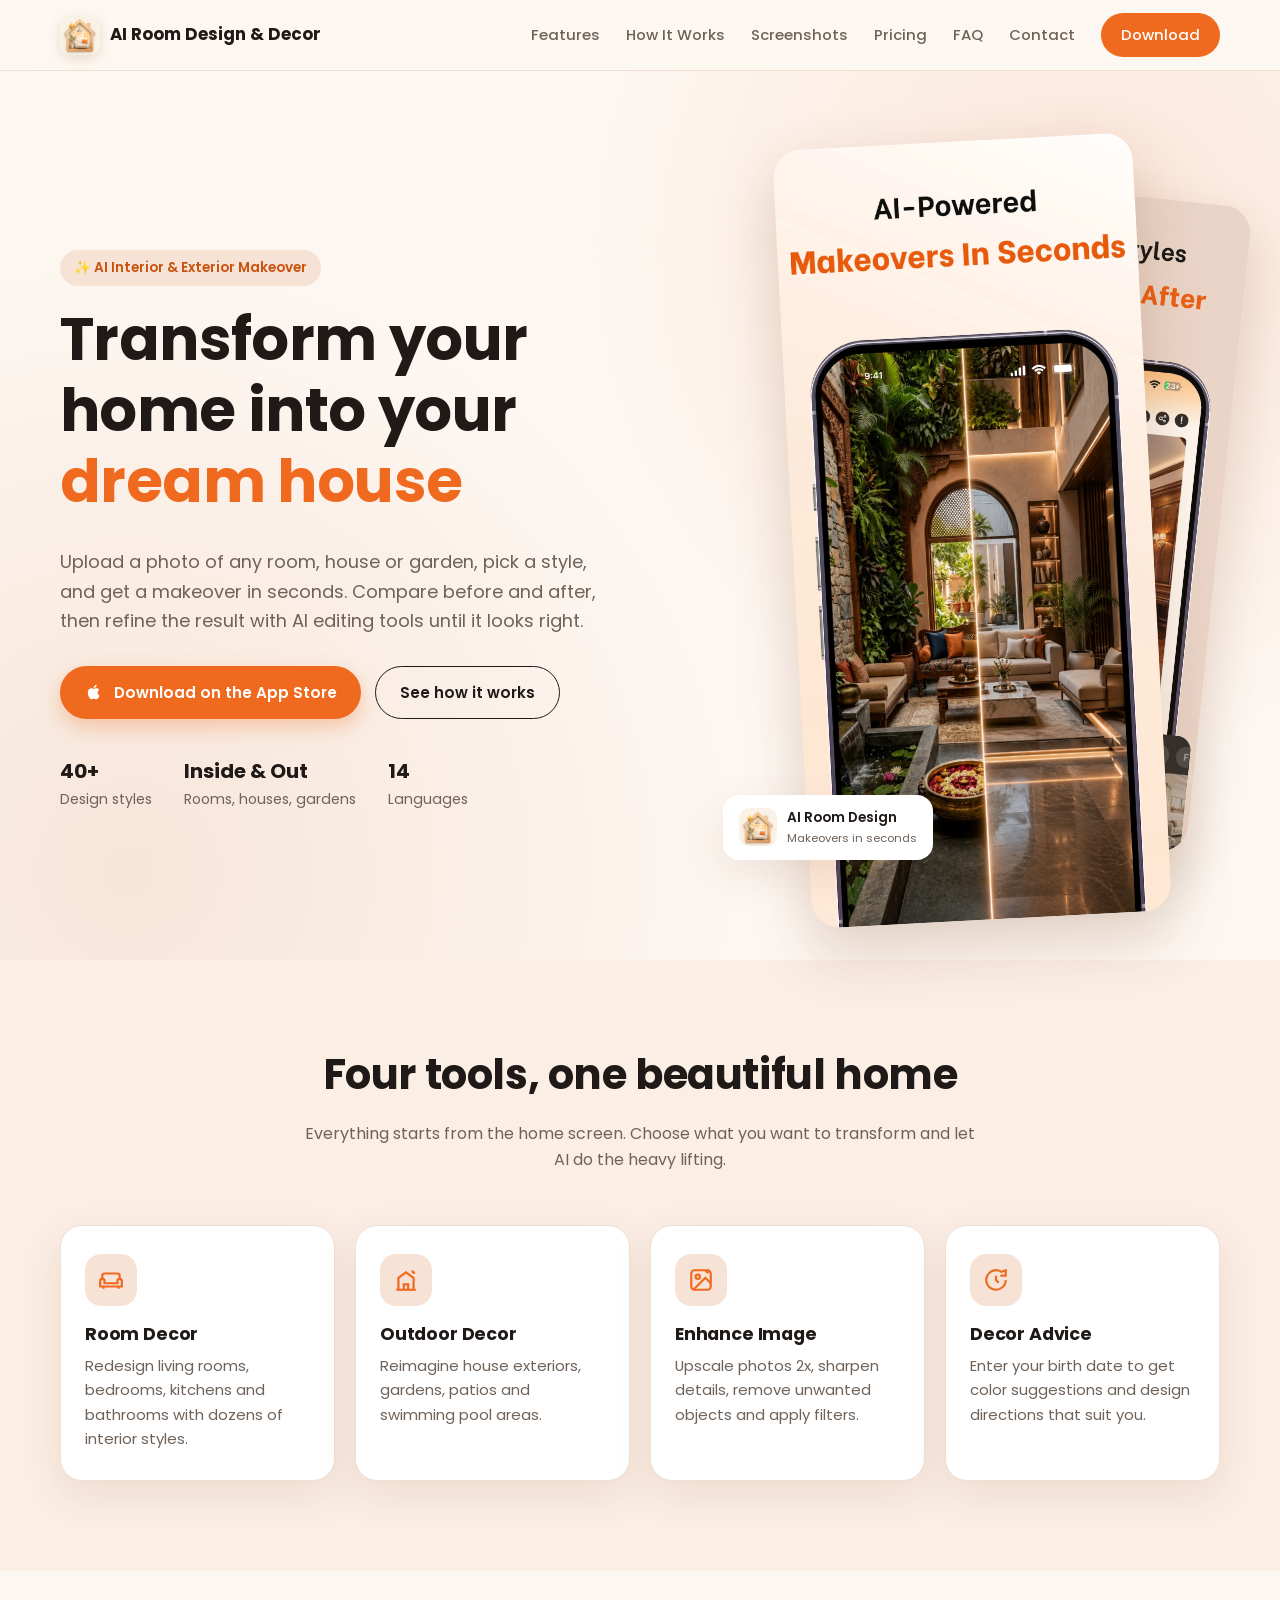
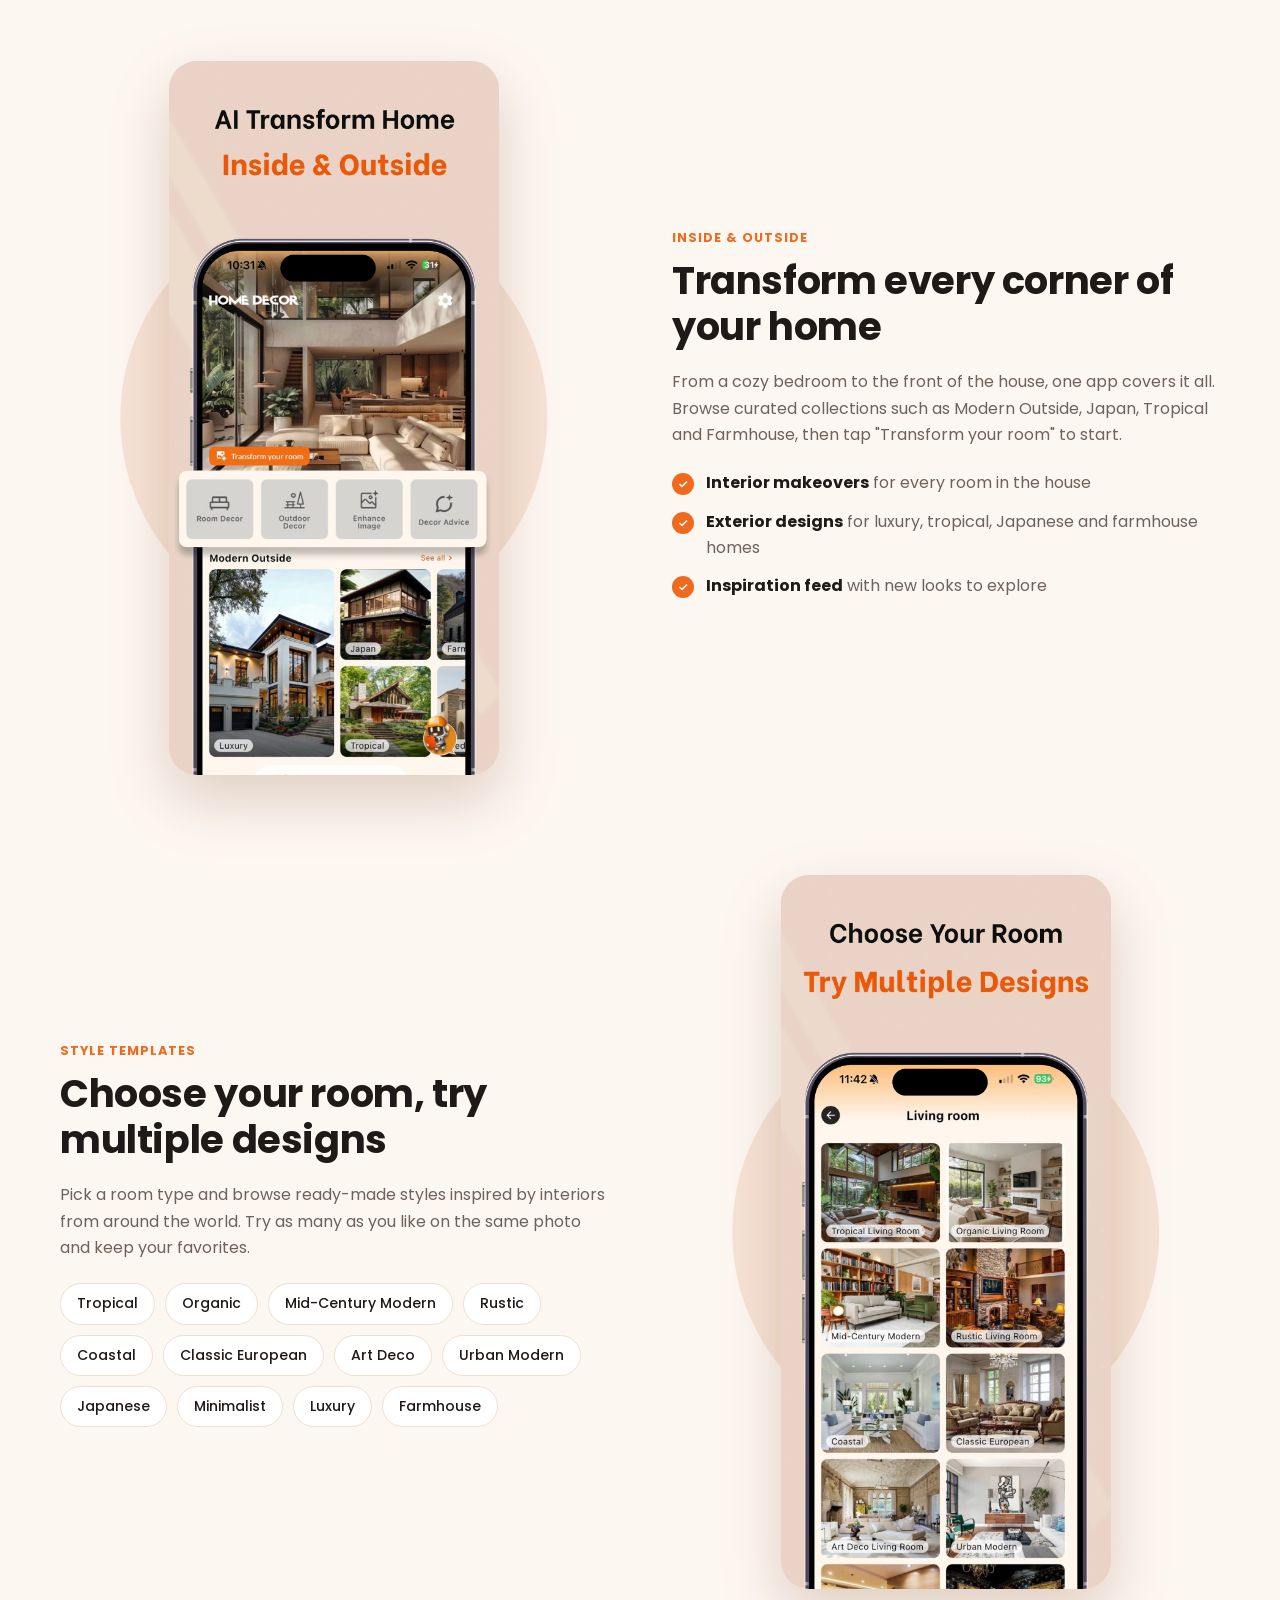
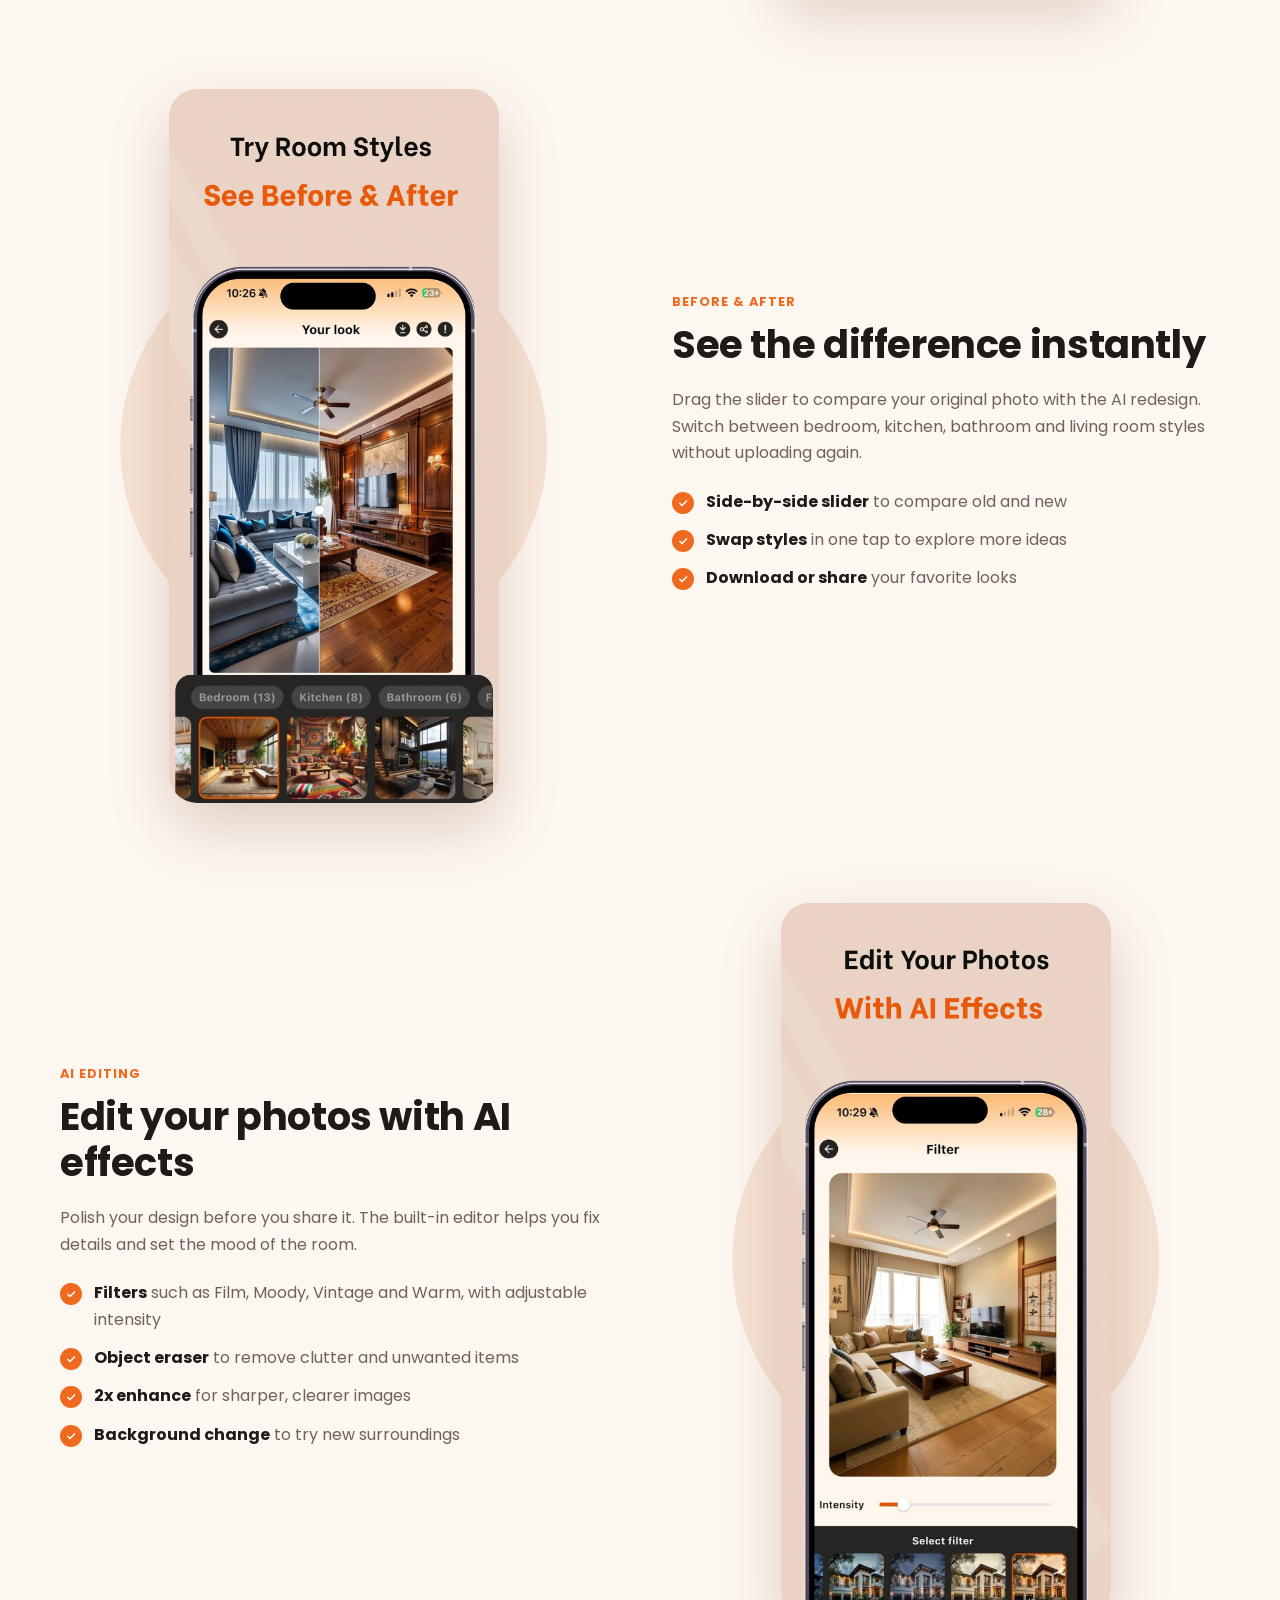
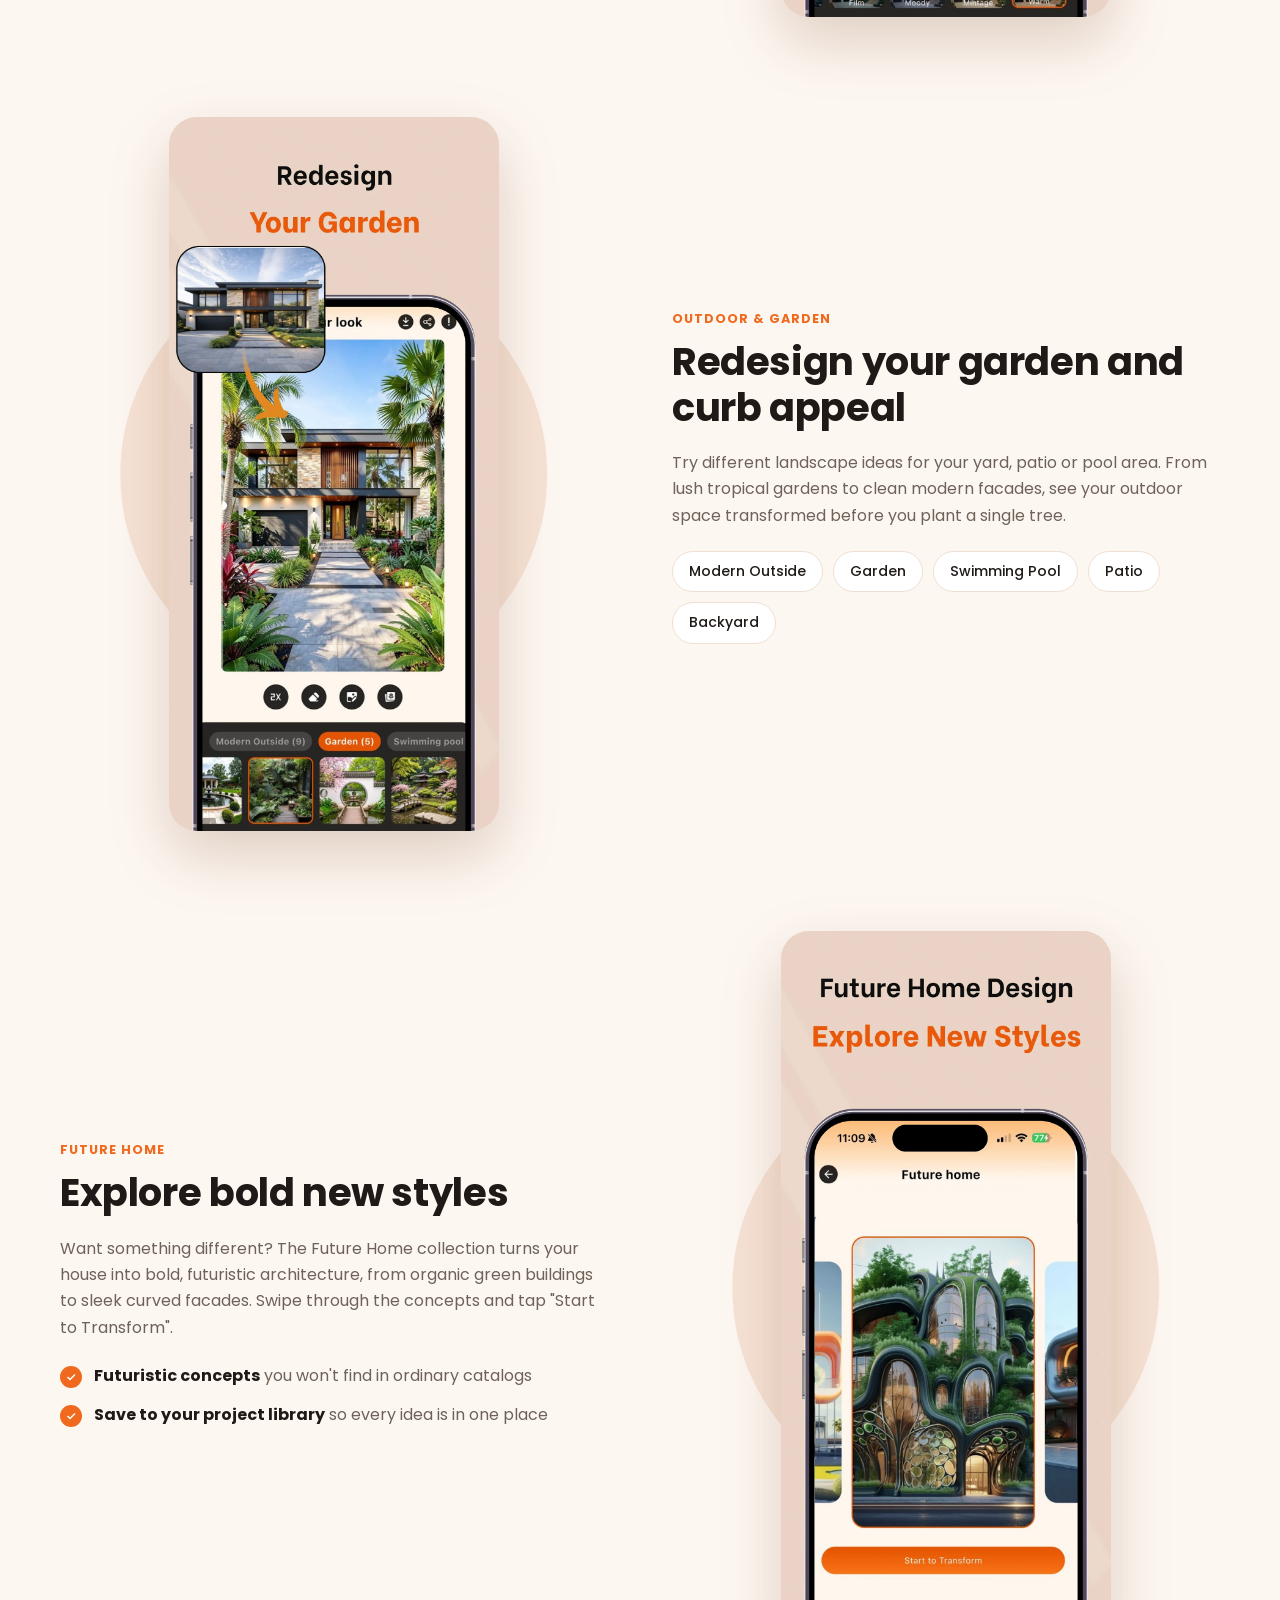
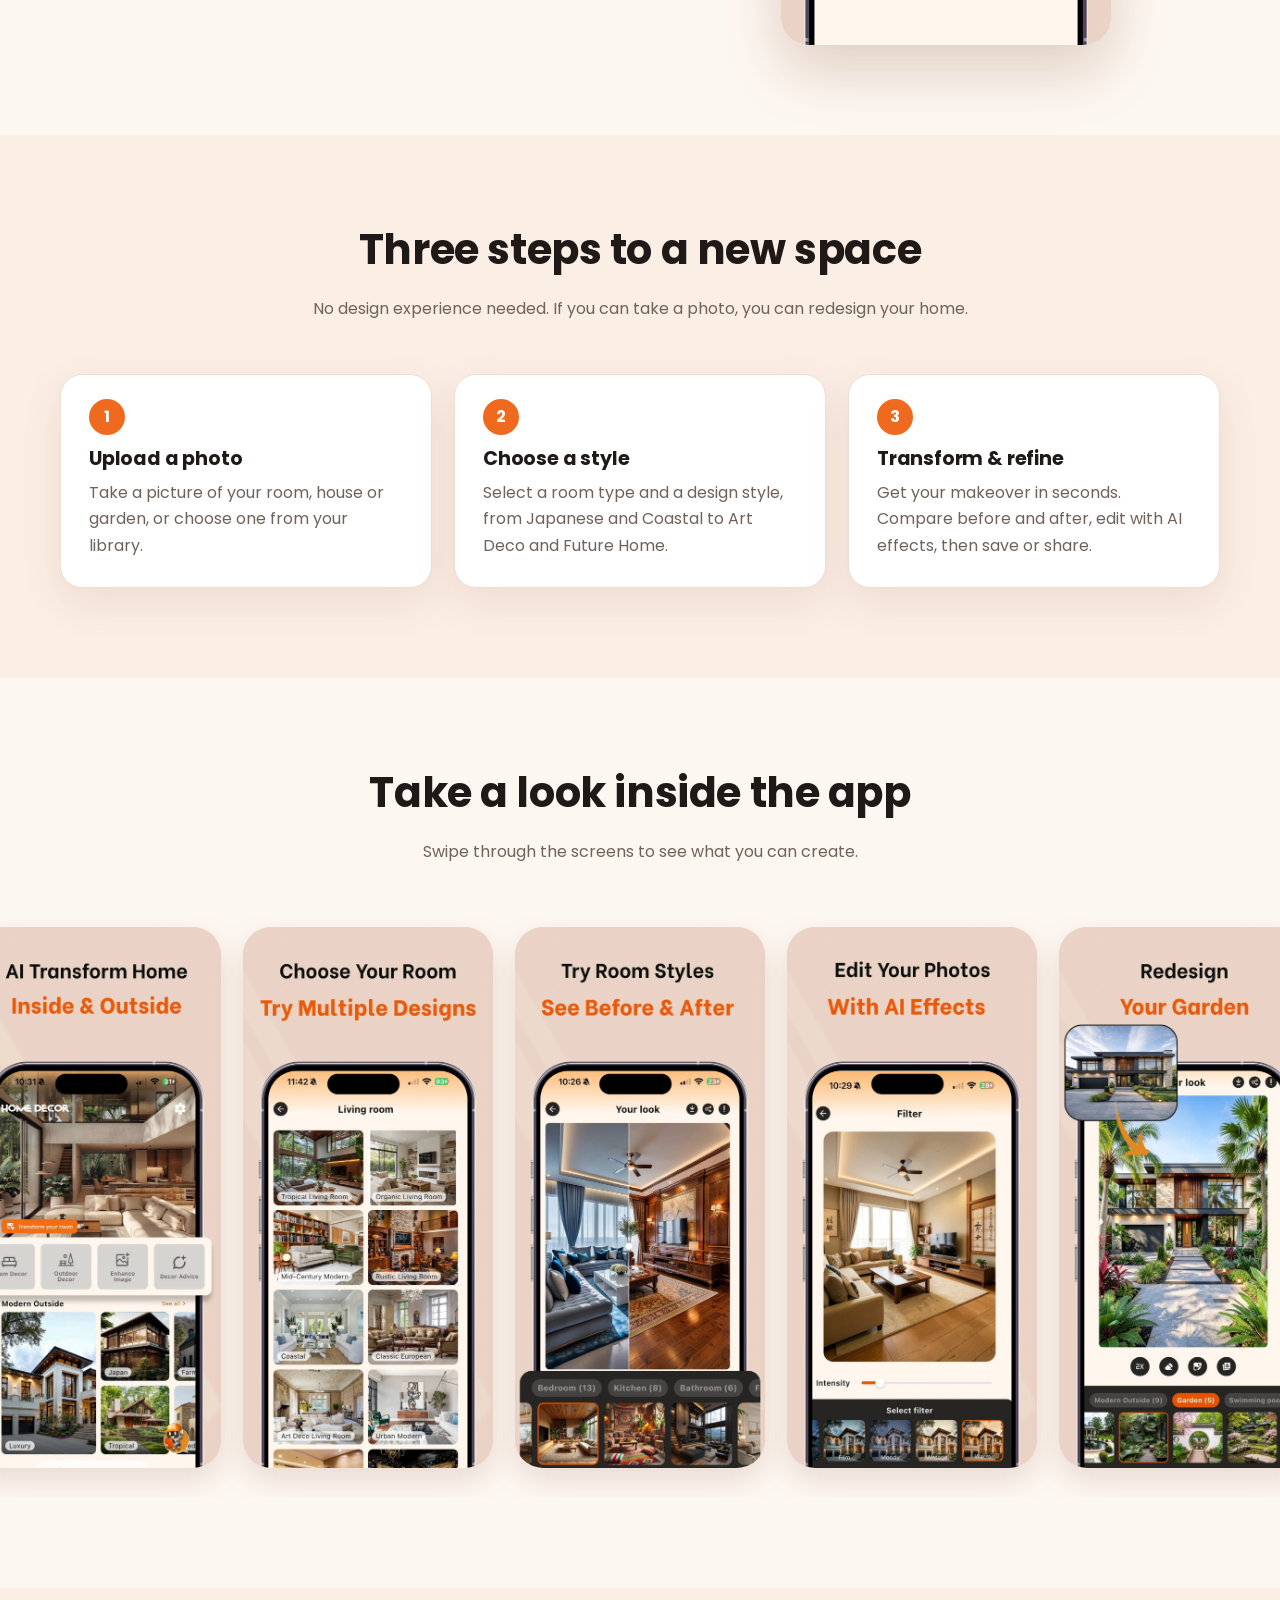
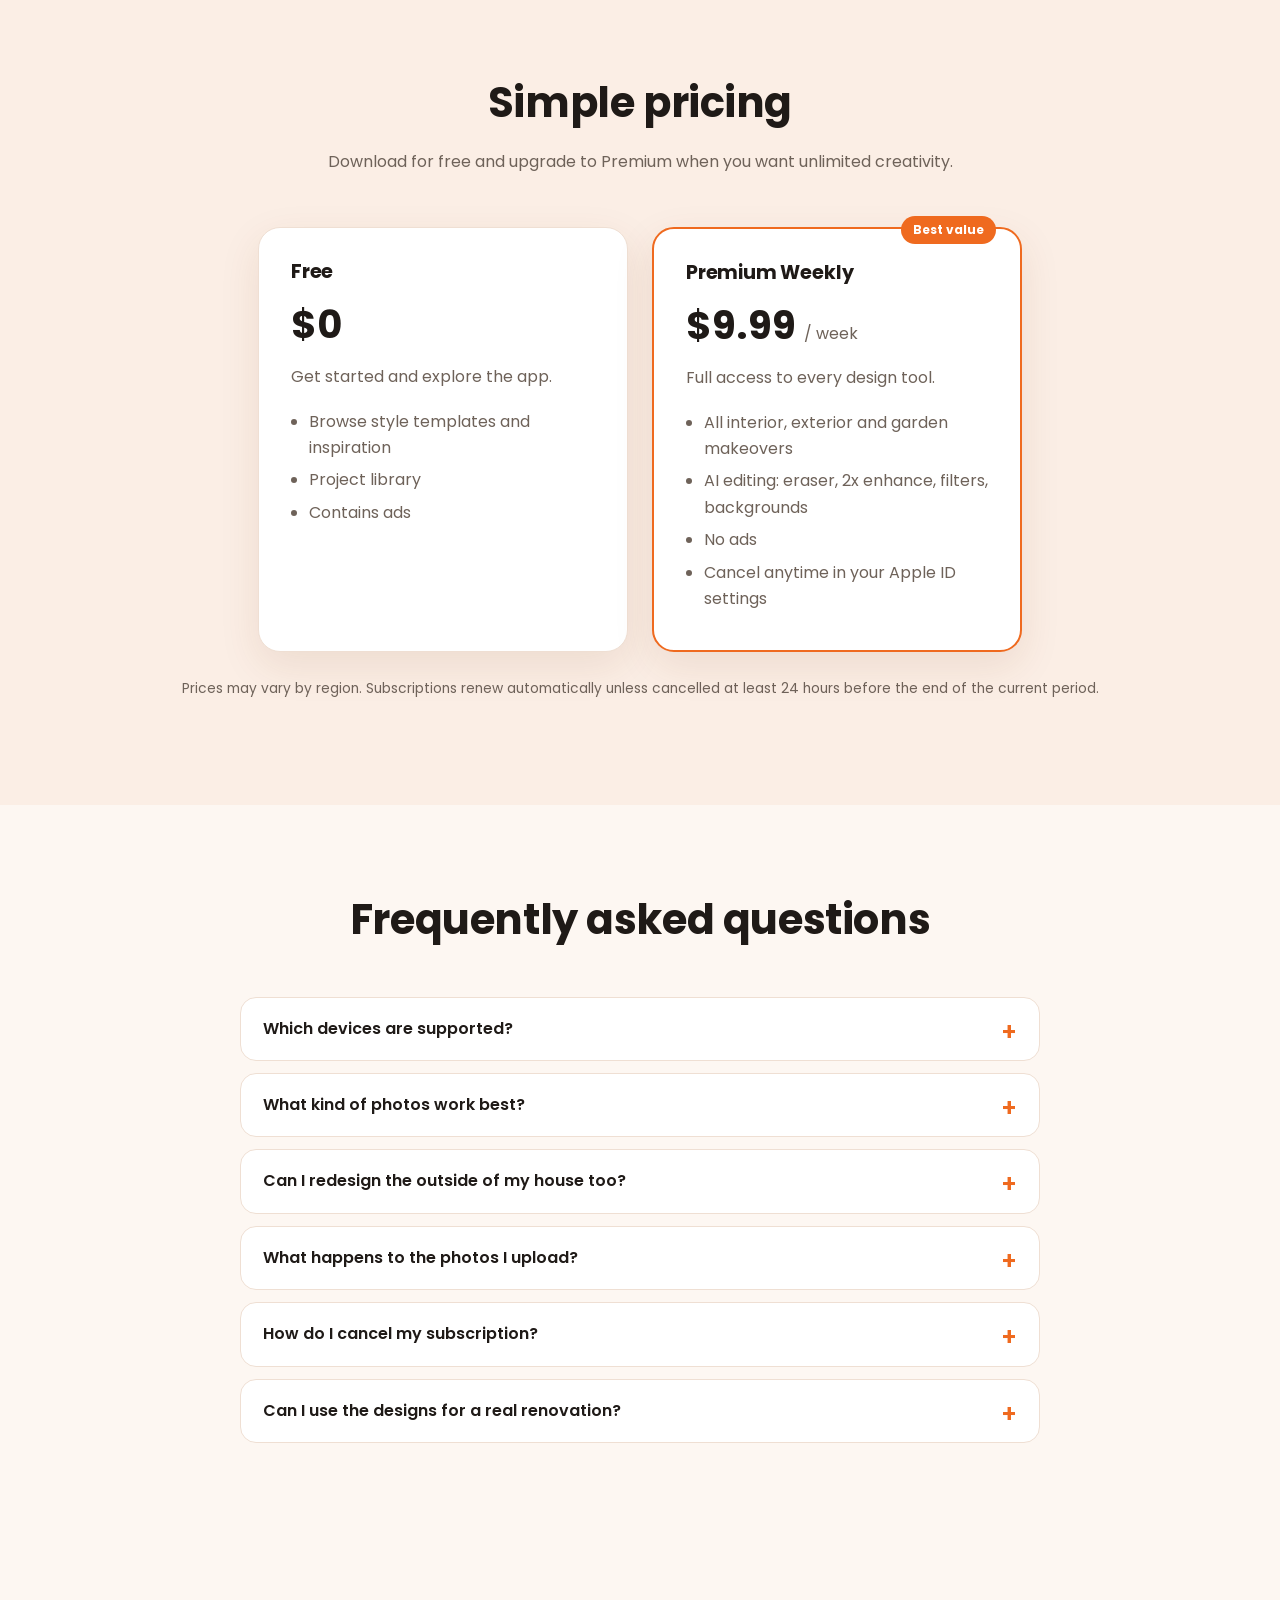
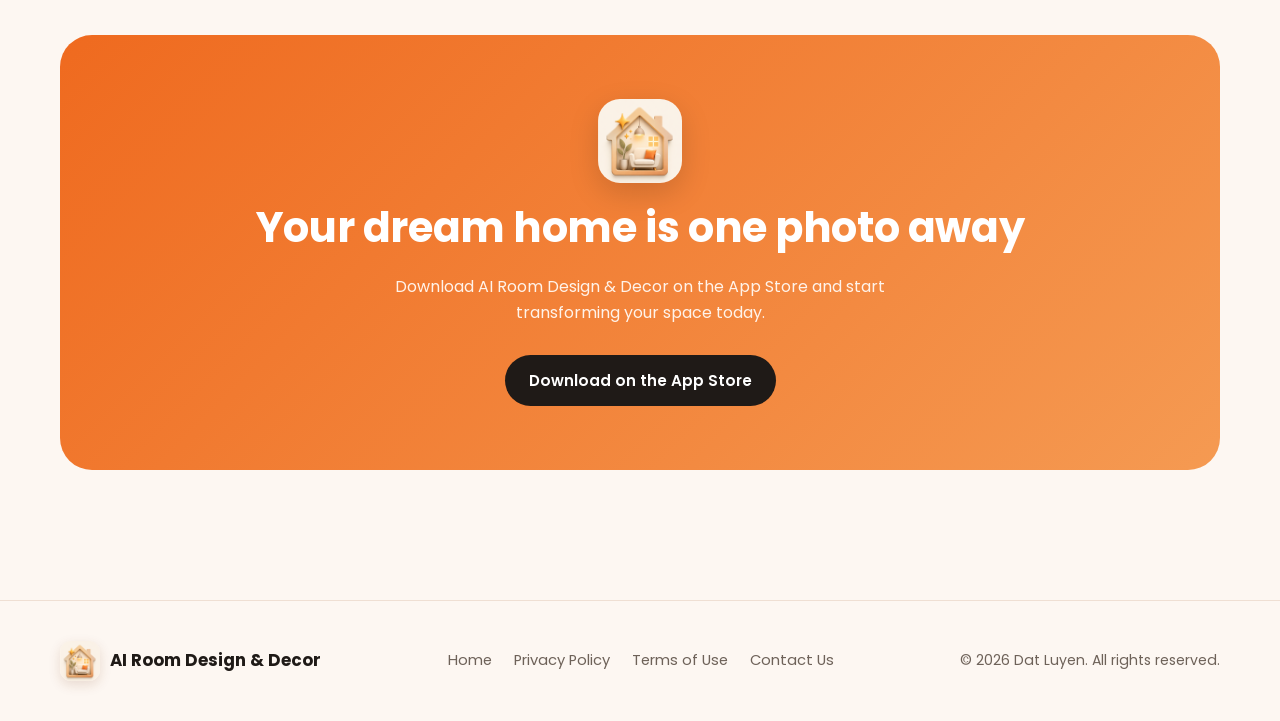
<file: index.html>
<!DOCTYPE html>
<html lang="en">
<head>
  <meta charset="UTF-8">
  <meta name="viewport" content="width=device-width, initial-scale=1.0">
  <title>AI Room Design &amp; Decor – AI Home Makeovers in Seconds</title>
  <meta name="description" content="AI Room Design & Decor turns a photo of your room, house or garden into a stunning makeover in seconds. Try dozens of interior and exterior styles, compare before & after, and edit with AI effects.">
  <meta property="og:title" content="AI Room Design & Decor – AI Home Makeovers in Seconds">
  <meta property="og:description" content="Upload a photo, choose a style and transform your home inside and outside with AI.">
  <meta property="og:image" content="assets/images/hero-makeover.webp">
  <meta property="og:type" content="website">
  <link rel="icon" href="assets/images/favicon.png" type="image/png">
  <link rel="apple-touch-icon" href="assets/images/icon-180.png">
  <link rel="preconnect" href="https://fonts.googleapis.com">
  <link rel="preconnect" href="https://fonts.gstatic.com" crossorigin>
  <link href="https://fonts.googleapis.com/css2?family=Poppins:wght@400;500;600;700&display=swap" rel="stylesheet">
  <link rel="stylesheet" href="assets/style.css">
</head>
<body>

<header class="site-header">
  <nav class="container nav">
    <a class="brand" href="index.html"><img src="assets/images/icon-180.png" alt="AI Room Design &amp; Decor icon">AI Room Design &amp; Decor</a>
    <button class="menu-toggle" aria-label="Open menu" aria-expanded="false">
      <svg viewBox="0 0 24 24" fill="none" stroke="currentColor" stroke-width="2"><path d="M4 7h16M4 12h16M4 17h16"/></svg>
    </button>
    <div class="nav-links">
      <a href="#features">Features</a>
      <a href="#how">How It Works</a>
      <a href="#screenshots">Screenshots</a>
      <a href="#pricing">Pricing</a>
      <a href="#faq">FAQ</a>
      <a href="contact-us.html">Contact</a>
      <a class="btn" href="https://apps.apple.com/us/app/ai-room-design-decor/id6761012732" target="_blank" rel="noopener">Download</a>
    </div>
  </nav>
</header>

<main>
  <!-- Hero -->
  <section class="hero">
    <div class="container hero-grid">
      <div>
        <span class="eyebrow">✨ AI Interior &amp; Exterior Makeover</span>
        <h1>Transform your home into your <span class="hl">dream house</span></h1>
        <p class="lead">Upload a photo of any room, house or garden, pick a style, and get a makeover in seconds. Compare before and after, then refine the result with AI editing tools until it looks right.</p>
        <div class="hero-actions">
          <a class="btn" href="https://apps.apple.com/us/app/ai-room-design-decor/id6761012732" target="_blank" rel="noopener">
            <svg viewBox="0 0 24 24" fill="currentColor"><path d="M16.37 12.6c-.02-2.2 1.8-3.26 1.88-3.31-1.03-1.5-2.62-1.7-3.18-1.73-1.35-.14-2.64.8-3.33.8-.69 0-1.74-.78-2.87-.76-1.47.02-2.83.86-3.59 2.18-1.53 2.66-.39 6.6 1.1 8.75.73 1.05 1.6 2.24 2.73 2.2 1.1-.05 1.51-.71 2.84-.71 1.32 0 1.7.71 2.86.69 1.18-.02 1.93-1.07 2.65-2.13.84-1.22 1.18-2.4 1.2-2.46-.03-.01-2.3-.88-2.32-3.5zM14.2 6.13c.6-.73 1.01-1.75.9-2.76-.87.04-1.92.58-2.54 1.31-.56.65-1.05 1.68-.92 2.67.97.08 1.96-.49 2.56-1.22z"/></svg>
            Download on the App Store
          </a>
          <a class="btn btn-outline" href="#how">See how it works</a>
        </div>
        <div class="hero-meta">
          <div><strong>40+</strong>Design styles</div>
          <div><strong>Inside &amp; Out</strong>Rooms, houses, gardens</div>
          <div><strong>14</strong>Languages</div>
        </div>
      </div>

      <div class="hero-visual">
        <div class="shot shot-back"><img src="assets/images/before-after.webp" alt="Before and after comparison of a living room redesign" width="1080" height="2337"></div>
        <div class="shot"><img src="assets/images/hero-makeover.webp" alt="AI-powered makeover in seconds: a courtyard living room before and after" width="1080" height="2337" fetchpriority="high"></div>
        <div class="badge"><img src="assets/images/icon-180.png" alt=""><div>AI Room Design<small>Makeovers in seconds</small></div></div>
      </div>
    </div>
  </section>

  <!-- Quick tools -->
  <section id="features" class="alt">
    <div class="container">
      <div class="section-head">
        <h2>Four tools, one beautiful home</h2>
        <p>Everything starts from the home screen. Choose what you want to transform and let AI do the heavy lifting.</p>
      </div>
      <div class="tools">
        <div class="tool">
          <div class="icon"><svg viewBox="0 0 24 24" fill="none" stroke="currentColor" stroke-width="2"><path d="M4 11V8a2 2 0 0 1 2-2h12a2 2 0 0 1 2 2v3"/><path d="M2 13a2 2 0 0 1 4 0v2h12v-2a2 2 0 0 1 4 0v5H2z"/><path d="M5 18v2M19 18v2"/></svg></div>
          <h3>Room Decor</h3>
          <p>Redesign living rooms, bedrooms, kitchens and bathrooms with dozens of interior styles.</p>
        </div>
        <div class="tool">
          <div class="icon"><svg viewBox="0 0 24 24" fill="none" stroke="currentColor" stroke-width="2"><path d="M3 21h18"/><path d="M5 21V10l7-5 7 5v11"/><path d="M10 21v-5h4v5"/><path d="M17 4c1.5 0 2.5 1 2.5 2.5"/></svg></div>
          <h3>Outdoor Decor</h3>
          <p>Reimagine house exteriors, gardens, patios and swimming pool areas.</p>
        </div>
        <div class="tool">
          <div class="icon"><svg viewBox="0 0 24 24" fill="none" stroke="currentColor" stroke-width="2"><rect x="3" y="3" width="18" height="18" rx="3"/><circle cx="9" cy="9" r="2"/><path d="M21 15l-5-5L5 21"/><path d="M18 2v4M16 4h4"/></svg></div>
          <h3>Enhance Image</h3>
          <p>Upscale photos 2x, sharpen details, remove unwanted objects and apply filters.</p>
        </div>
        <div class="tool">
          <div class="icon"><svg viewBox="0 0 24 24" fill="none" stroke="currentColor" stroke-width="2"><path d="M21 12a9 9 0 1 1-4-7.5L21 3v5h-5"/><path d="M12 8v4l2.5 2.5"/></svg></div>
          <h3>Decor Advice</h3>
          <p>Enter your birth date to get color suggestions and design directions that suit you.</p>
        </div>
      </div>
    </div>
  </section>

  <!-- Showcase -->
  <section>
    <div class="container showcase">

      <div class="feature-row">
        <div class="feature-media">
          <div class="shot"><img src="assets/images/home-inside-outside.webp" alt="Home screen with Room Decor, Outdoor Decor, Enhance Image and Decor Advice" width="1080" height="2337" loading="lazy"></div>
        </div>
        <div class="feature-text">
          <span class="tag">Inside &amp; Outside</span>
          <h2>Transform every corner of your home</h2>
          <p>From a cozy bedroom to the front of the house, one app covers it all. Browse curated collections such as Modern Outside, Japan, Tropical and Farmhouse, then tap "Transform your room" to start.</p>
          <ul class="check-list">
            <li><strong>Interior makeovers</strong> for every room in the house</li>
            <li><strong>Exterior designs</strong> for luxury, tropical, Japanese and farmhouse homes</li>
            <li><strong>Inspiration feed</strong> with new looks to explore</li>
          </ul>
        </div>
      </div>

      <div class="feature-row reverse">
        <div class="feature-media">
          <div class="shot"><img src="assets/images/choose-room.webp" alt="Choose a living room style: Tropical, Organic, Mid-Century Modern, Rustic, Coastal and more" width="1080" height="2337" loading="lazy"></div>
        </div>
        <div class="feature-text">
          <span class="tag">Style Templates</span>
          <h2>Choose your room, try multiple designs</h2>
          <p>Pick a room type and browse ready-made styles inspired by interiors from around the world. Try as many as you like on the same photo and keep your favorites.</p>
          <div class="chip-list">
            <span>Tropical</span><span>Organic</span><span>Mid-Century Modern</span><span>Rustic</span>
            <span>Coastal</span><span>Classic European</span><span>Art Deco</span><span>Urban Modern</span>
            <span>Japanese</span><span>Minimalist</span><span>Luxury</span><span>Farmhouse</span>
          </div>
        </div>
      </div>

      <div class="feature-row">
        <div class="feature-media">
          <div class="shot"><img src="assets/images/before-after.webp" alt="Before and after slider comparing an original living room with a wood-panelled redesign" width="1080" height="2337" loading="lazy"></div>
        </div>
        <div class="feature-text">
          <span class="tag">Before &amp; After</span>
          <h2>See the difference instantly</h2>
          <p>Drag the slider to compare your original photo with the AI redesign. Switch between bedroom, kitchen, bathroom and living room styles without uploading again.</p>
          <ul class="check-list">
            <li><strong>Side-by-side slider</strong> to compare old and new</li>
            <li><strong>Swap styles</strong> in one tap to explore more ideas</li>
            <li><strong>Download or share</strong> your favorite looks</li>
          </ul>
        </div>
      </div>

      <div class="feature-row reverse">
        <div class="feature-media">
          <div class="shot"><img src="assets/images/ai-filters.webp" alt="Filter editor with Film, Moody, Vintage and Warm filters and an intensity slider" width="1080" height="2337" loading="lazy"></div>
        </div>
        <div class="feature-text">
          <span class="tag">AI Editing</span>
          <h2>Edit your photos with AI effects</h2>
          <p>Polish your design before you share it. The built-in editor helps you fix details and set the mood of the room.</p>
          <ul class="check-list">
            <li><strong>Filters</strong> such as Film, Moody, Vintage and Warm, with adjustable intensity</li>
            <li><strong>Object eraser</strong> to remove clutter and unwanted items</li>
            <li><strong>2x enhance</strong> for sharper, clearer images</li>
            <li><strong>Background change</strong> to try new surroundings</li>
          </ul>
        </div>
      </div>

      <div class="feature-row">
        <div class="feature-media">
          <div class="shot"><img src="assets/images/garden-redesign.webp" alt="A modern house front transformed into a tropical garden design" width="1080" height="2337" loading="lazy"></div>
        </div>
        <div class="feature-text">
          <span class="tag">Outdoor &amp; Garden</span>
          <h2>Redesign your garden and curb appeal</h2>
          <p>Try different landscape ideas for your yard, patio or pool area. From lush tropical gardens to clean modern facades, see your outdoor space transformed before you plant a single tree.</p>
          <div class="chip-list">
            <span>Modern Outside</span><span>Garden</span><span>Swimming Pool</span><span>Patio</span><span>Backyard</span>
          </div>
        </div>
      </div>

      <div class="feature-row reverse">
        <div class="feature-media">
          <div class="shot"><img src="assets/images/future-home.webp" alt="Future home design: a futuristic green building concept" width="1080" height="2337" loading="lazy"></div>
        </div>
        <div class="feature-text">
          <span class="tag">Future Home</span>
          <h2>Explore bold new styles</h2>
          <p>Want something different? The Future Home collection turns your house into bold, futuristic architecture, from organic green buildings to sleek curved facades. Swipe through the concepts and tap "Start to Transform".</p>
          <ul class="check-list">
            <li><strong>Futuristic concepts</strong> you won't find in ordinary catalogs</li>
            <li><strong>Save to your project library</strong> so every idea is in one place</li>
          </ul>
        </div>
      </div>

    </div>
  </section>

  <!-- How it works -->
  <section id="how" class="alt">
    <div class="container">
      <div class="section-head">
        <h2>Three steps to a new space</h2>
        <p>No design experience needed. If you can take a photo, you can redesign your home.</p>
      </div>
      <div class="steps">
        <div class="step">
          <h3>Upload a photo</h3>
          <p>Take a picture of your room, house or garden, or choose one from your library.</p>
        </div>
        <div class="step">
          <h3>Choose a style</h3>
          <p>Select a room type and a design style, from Japanese and Coastal to Art Deco and Future Home.</p>
        </div>
        <div class="step">
          <h3>Transform &amp; refine</h3>
          <p>Get your makeover in seconds. Compare before and after, edit with AI effects, then save or share.</p>
        </div>
      </div>
    </div>
  </section>

  <!-- Screenshots -->
  <section id="screenshots">
    <div class="container">
      <div class="section-head">
        <h2>Take a look inside the app</h2>
        <p>Swipe through the screens to see what you can create.</p>
      </div>
    </div>
    <div class="gallery">
      <div class="shot"><img src="assets/images/hero-makeover.webp" alt="AI-powered makeovers in seconds" width="1080" height="2337" loading="lazy"></div>
      <div class="shot"><img src="assets/images/home-inside-outside.webp" alt="AI transform home inside and outside" width="1080" height="2337" loading="lazy"></div>
      <div class="shot"><img src="assets/images/choose-room.webp" alt="Choose your room and try multiple designs" width="1080" height="2337" loading="lazy"></div>
      <div class="shot"><img src="assets/images/before-after.webp" alt="Try room styles and see before and after" width="1080" height="2337" loading="lazy"></div>
      <div class="shot"><img src="assets/images/ai-filters.webp" alt="Edit your photos with AI effects" width="1080" height="2337" loading="lazy"></div>
      <div class="shot"><img src="assets/images/garden-redesign.webp" alt="Redesign your garden" width="1080" height="2337" loading="lazy"></div>
      <div class="shot"><img src="assets/images/future-home.webp" alt="Future home design, explore new styles" width="1080" height="2337" loading="lazy"></div>
    </div>
  </section>

  <!-- Pricing -->
  <section id="pricing" class="alt">
    <div class="container">
      <div class="section-head">
        <h2>Simple pricing</h2>
        <p>Download for free and upgrade to Premium when you want unlimited creativity.</p>
      </div>
      <div class="pricing">
        <div class="card">
          <h3>Free</h3>
          <div class="price">$0</div>
          <p>Get started and explore the app.</p>
          <ul>
            <li>Browse style templates and inspiration</li>
            <li>Project library</li>
            <li>Contains ads</li>
          </ul>
        </div>
        <div class="card featured">
          <h3>Premium Weekly</h3>
          <div class="price">$9.99 <small>/ week</small></div>
          <p>Full access to every design tool.</p>
          <ul>
            <li>All interior, exterior and garden makeovers</li>
            <li>AI editing: eraser, 2x enhance, filters, backgrounds</li>
            <li>No ads</li>
            <li>Cancel anytime in your Apple ID settings</li>
          </ul>
        </div>
      </div>
      <p style="text-align:center; color: var(--muted); font-size: .86rem; margin-top: 26px;">Prices may vary by region. Subscriptions renew automatically unless cancelled at least 24 hours before the end of the current period.</p>
    </div>
  </section>

  <!-- FAQ -->
  <section id="faq">
    <div class="container">
      <div class="section-head">
        <h2>Frequently asked questions</h2>
      </div>
      <div class="faq">
        <details>
          <summary>Which devices are supported?</summary>
          <p>AI Room Design &amp; Decor needs iOS 15.0 or later on iPhone and iPod touch, macOS 12.0 or later on Macs with an Apple M1 chip or later, or visionOS 1.0 or later on Apple Vision Pro.</p>
        </details>
        <details>
          <summary>What kind of photos work best?</summary>
          <p>Bright, well-lit photos taken straight on, with most of the room or building in frame, give the most realistic results. Avoid heavy blur or extreme wide-angle distortion.</p>
        </details>
        <details>
          <summary>Can I redesign the outside of my house too?</summary>
          <p>Yes. Use Outdoor Decor to restyle house exteriors, gardens, patios and swimming pool areas, or try the Future Home collection for bold, futuristic architecture.</p>
        </details>
        <details>
          <summary>What happens to the photos I upload?</summary>
          <p>Your photos are only used to generate the designs you ask for. Uploaded files are deleted from our servers automatically within 24 hours. Read our <a href="policies.html">Privacy Policy</a> for details.</p>
        </details>
        <details>
          <summary>How do I cancel my subscription?</summary>
          <p>Open the Settings app on your iPhone, tap your name, then Subscriptions, and choose AI Room Design &amp; Decor. Cancel at least 24 hours before the renewal date to avoid being charged for the next period.</p>
        </details>
        <details>
          <summary>Can I use the designs for a real renovation?</summary>
          <p>Yes, as inspiration. AI images are visualizations, so check sizes, materials and structural details with a professional before you build or buy.</p>
        </details>
      </div>
    </div>
  </section>

  <!-- CTA -->
  <section>
    <div class="container">
      <div class="cta">
        <img class="cta-icon" src="assets/images/icon-180.png" alt="">
        <h2>Your dream home is one photo away</h2>
        <p>Download AI Room Design &amp; Decor on the App Store and start transforming your space today.</p>
        <a class="btn btn-dark" href="https://apps.apple.com/us/app/ai-room-design-decor/id6761012732" target="_blank" rel="noopener">Download on the App Store</a>
      </div>
    </div>
  </section>
</main>

<footer class="site-footer">
  <div class="container footer-grid">
    <a class="brand" href="index.html"><img src="assets/images/icon-180.png" alt="">AI Room Design &amp; Decor</a>
    <div class="footer-links">
      <a href="index.html">Home</a>
      <a href="policies.html">Privacy Policy</a>
      <a href="term.html">Terms of Use</a>
      <a href="contact-us.html">Contact Us</a>
    </div>
    <div class="copy">© <span class="js-year">2026</span> Dat Luyen. All rights reserved.</div>
  </div>
</footer>

<script src="assets/main.js"></script>
</body>
</html>
</file>
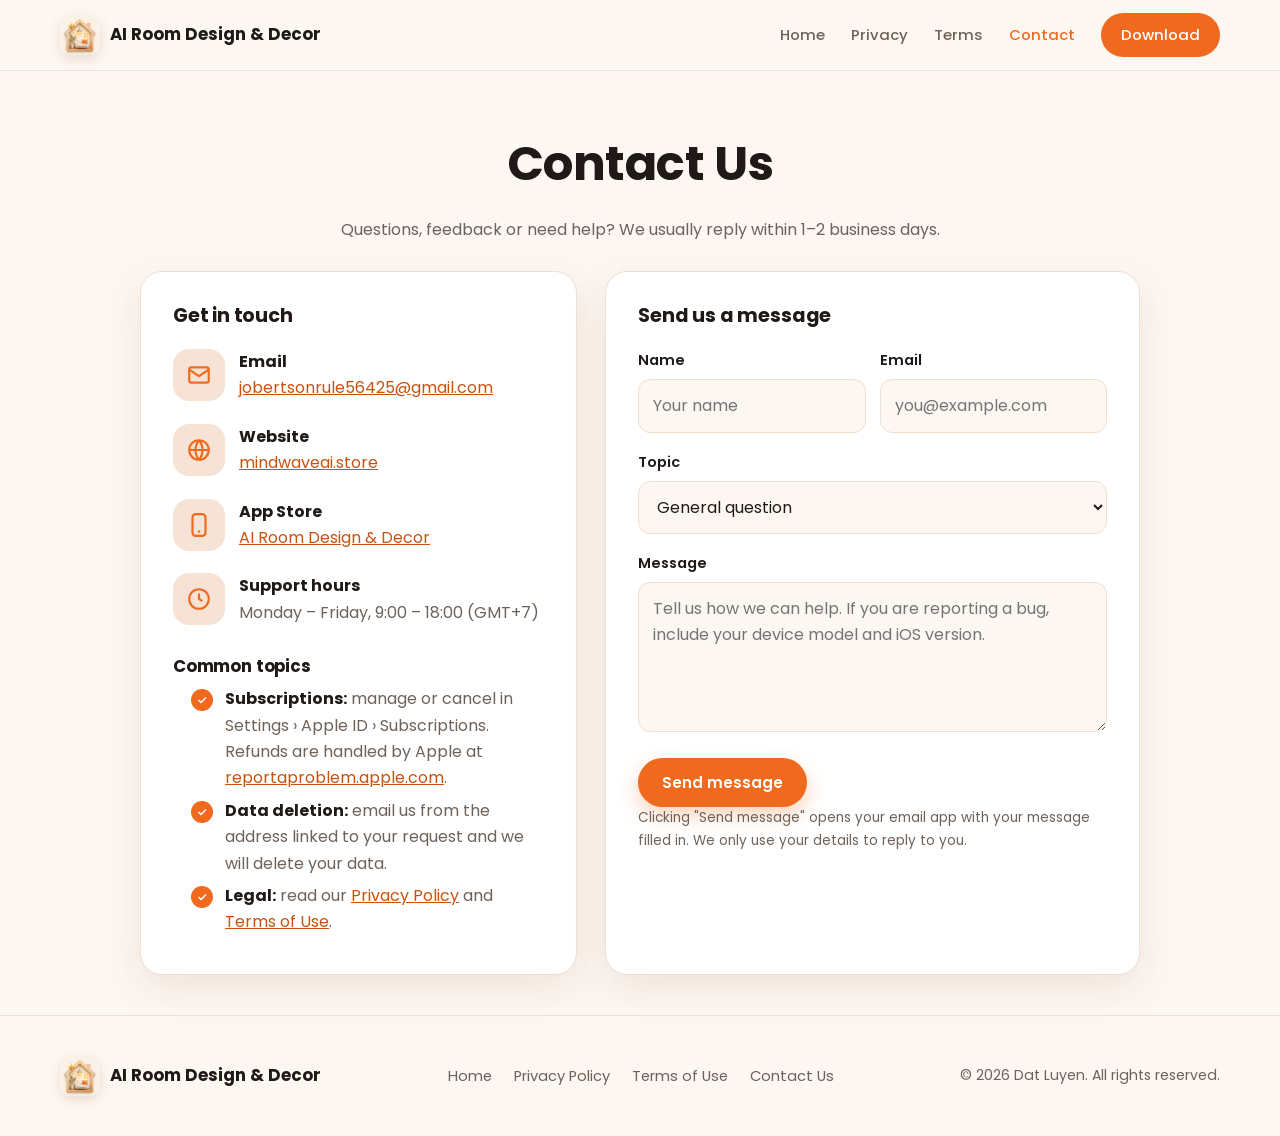
<file: contact-us.html>
<!DOCTYPE html>
<html lang="en">
<head>
  <meta charset="UTF-8">
  <meta name="viewport" content="width=device-width, initial-scale=1.0">
  <title>Contact Us – AI Room Design &amp; Decor</title>
  <meta name="description" content="Get in touch with the AI Room Design & Decor team for support, feedback, subscription or privacy questions.">
  <link rel="icon" href="assets/images/favicon.png" type="image/png">
  <link rel="apple-touch-icon" href="assets/images/icon-180.png">
  <link rel="preconnect" href="https://fonts.googleapis.com">
  <link rel="preconnect" href="https://fonts.gstatic.com" crossorigin>
  <link href="https://fonts.googleapis.com/css2?family=Poppins:wght@400;500;600;700&display=swap" rel="stylesheet">
  <link rel="stylesheet" href="assets/style.css">
</head>
<body>

<header class="site-header">
  <nav class="container nav">
    <a class="brand" href="index.html"><img src="assets/images/icon-180.png" alt="AI Room Design &amp; Decor icon">AI Room Design &amp; Decor</a>
    <button class="menu-toggle" aria-label="Open menu" aria-expanded="false">
      <svg viewBox="0 0 24 24" fill="none" stroke="currentColor" stroke-width="2"><path d="M4 7h16M4 12h16M4 17h16"/></svg>
    </button>
    <div class="nav-links">
      <a href="index.html">Home</a>
      <a href="policies.html">Privacy</a>
      <a href="term.html">Terms</a>
      <a href="contact-us.html" class="active">Contact</a>
      <a class="btn" href="https://apps.apple.com/us/app/ai-room-design-decor/id6761012732" target="_blank" rel="noopener">Download</a>
    </div>
  </nav>
</header>

<main>
  <div class="page-hero container">
    <h1>Contact Us</h1>
    <p>Questions, feedback or need help? We usually reply within 1–2 business days.</p>
  </div>

  <div class="container contact-grid">
    <div class="card">
      <h3 style="margin-bottom: 22px;">Get in touch</h3>

      <div class="contact-item">
        <div class="icon"><svg viewBox="0 0 24 24" fill="none" stroke="currentColor" stroke-width="2"><rect x="3" y="5" width="18" height="14" rx="2"/><path d="M3 7l9 6 9-6"/></svg></div>
        <p><strong>Email</strong><a href="mailto:jobertsonrule56425@gmail.com">jobertsonrule56425@gmail.com</a></p>
      </div>

      <div class="contact-item">
        <div class="icon"><svg viewBox="0 0 24 24" fill="none" stroke="currentColor" stroke-width="2"><circle cx="12" cy="12" r="9"/><path d="M3 12h18M12 3a14 14 0 0 1 0 18M12 3a14 14 0 0 0 0 18"/></svg></div>
        <p><strong>Website</strong><a href="https://mindwaveai.store/" target="_blank" rel="noopener">mindwaveai.store</a></p>
      </div>

      <div class="contact-item">
        <div class="icon"><svg viewBox="0 0 24 24" fill="none" stroke="currentColor" stroke-width="2"><rect x="6" y="2" width="12" height="20" rx="3"/><path d="M11 18h2"/></svg></div>
        <p><strong>App Store</strong><a href="https://apps.apple.com/us/app/ai-room-design-decor/id6761012732" target="_blank" rel="noopener">AI Room Design &amp; Decor</a></p>
      </div>

      <div class="contact-item">
        <div class="icon"><svg viewBox="0 0 24 24" fill="none" stroke="currentColor" stroke-width="2"><circle cx="12" cy="12" r="9"/><path d="M12 7v5l3 2"/></svg></div>
        <p><strong>Support hours</strong>Monday – Friday, 9:00 – 18:00 (GMT+7)</p>
      </div>

      <h3 style="margin: 30px 0 10px; font-size: 1.05rem;">Common topics</h3>
      <ul class="check-list" style="margin-top: 8px;">
        <li><strong>Subscriptions:</strong> manage or cancel in Settings › Apple ID › Subscriptions. Refunds are handled by Apple at <a href="https://reportaproblem.apple.com" target="_blank" rel="noopener">reportaproblem.apple.com</a>.</li>
        <li><strong>Data deletion:</strong> email us from the address linked to your request and we will delete your data.</li>
        <li><strong>Legal:</strong> read our <a href="policies.html">Privacy Policy</a> and <a href="term.html">Terms of Use</a>.</li>
      </ul>
    </div>

    <div class="card">
      <h3 style="margin-bottom: 22px;">Send us a message</h3>
      <form id="contact-form" novalidate>
        <div class="row-2">
          <div class="field">
            <label for="name">Name</label>
            <input id="name" name="name" type="text" placeholder="Your name" required>
          </div>
          <div class="field">
            <label for="email">Email</label>
            <input id="email" name="email" type="email" placeholder="you@example.com" required>
          </div>
        </div>
        <div class="field">
          <label for="topic">Topic</label>
          <select id="topic" name="topic">
            <option>General question</option>
            <option>Technical support</option>
            <option>Subscription &amp; billing</option>
            <option>Privacy &amp; data deletion</option>
            <option>Feedback &amp; feature request</option>
            <option>Business &amp; partnership</option>
          </select>
        </div>
        <div class="field">
          <label for="message">Message</label>
          <textarea id="message" name="message" placeholder="Tell us how we can help. If you are reporting a bug, include your device model and iOS version." required></textarea>
        </div>
        <button class="btn" type="submit">Send message</button>
        <p class="form-status" id="form-status"></p>
        <p class="form-note">Clicking "Send message" opens your email app with your message filled in. We only use your details to reply to you.</p>
      </form>
    </div>
  </div>
</main>

<footer class="site-footer">
  <div class="container footer-grid">
    <a class="brand" href="index.html"><img src="assets/images/icon-180.png" alt="">AI Room Design &amp; Decor</a>
    <div class="footer-links">
      <a href="index.html">Home</a>
      <a href="policies.html">Privacy Policy</a>
      <a href="term.html">Terms of Use</a>
      <a href="contact-us.html">Contact Us</a>
    </div>
    <div class="copy">© <span class="js-year">2026</span> Dat Luyen. All rights reserved.</div>
  </div>
</footer>

<script src="assets/main.js"></script>
<script>
  document.getElementById("contact-form").addEventListener("submit", function (e) {
    e.preventDefault();
    var f = e.target;
    var status = document.getElementById("form-status");
    var name = f.name.value.trim();
    var email = f.email.value.trim();
    var message = f.message.value.trim();
    if (!name || !email || !message || !/^[^\s@]+@[^\s@]+\.[^\s@]+$/.test(email)) {
      status.style.color = "#b0413e";
      status.textContent = "Please enter your name, a valid email and a message.";
      status.style.display = "block";
      return;
    }
    var subject = "[AI Room Design & Decor] " + f.topic.value;
    var body = "Name: " + name + "\nEmail: " + email + "\nTopic: " + f.topic.value + "\n\n" + message;
    window.location.href = "mailto:jobertsonrule56425@gmail.com?subject=" +
      encodeURIComponent(subject) + "&body=" + encodeURIComponent(body);
    status.style.color = "";
    status.textContent = "Opening your email app…";
    status.style.display = "block";
  });
</script>
</body>
</html>
</file>
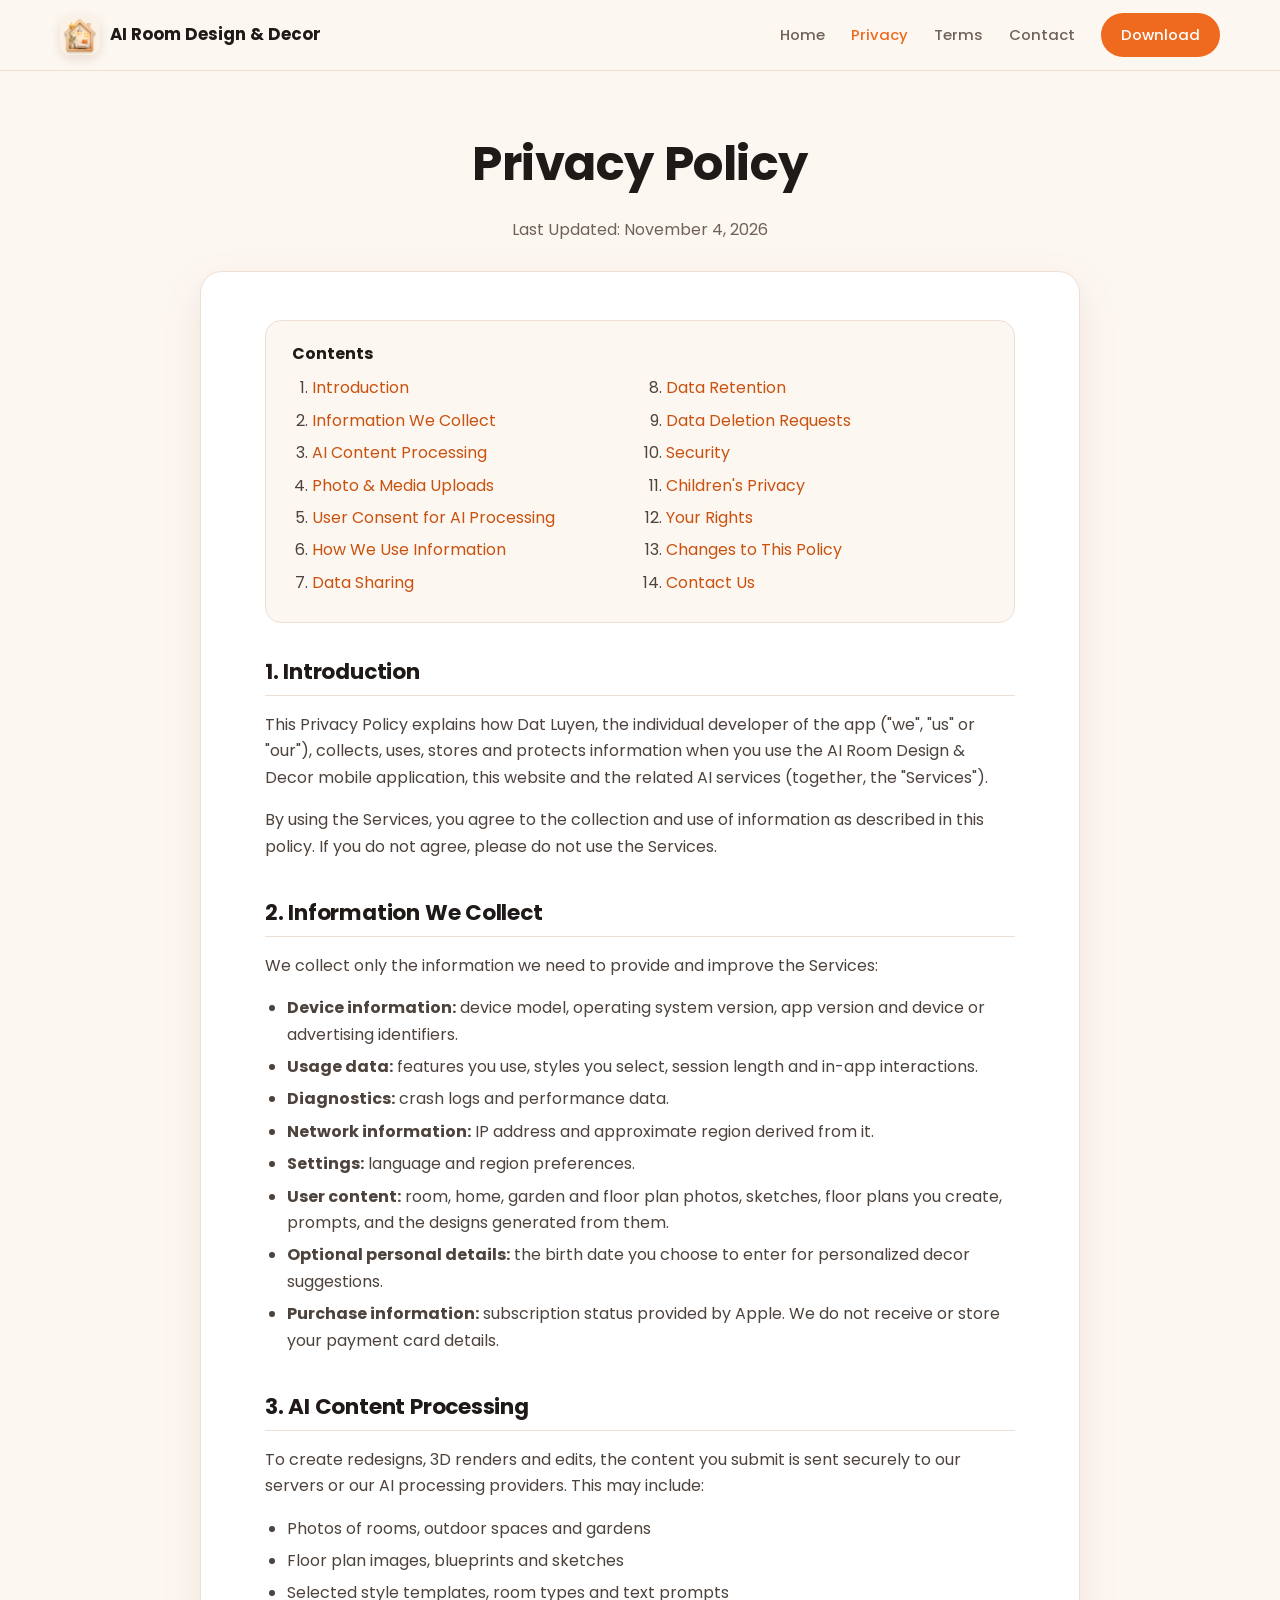
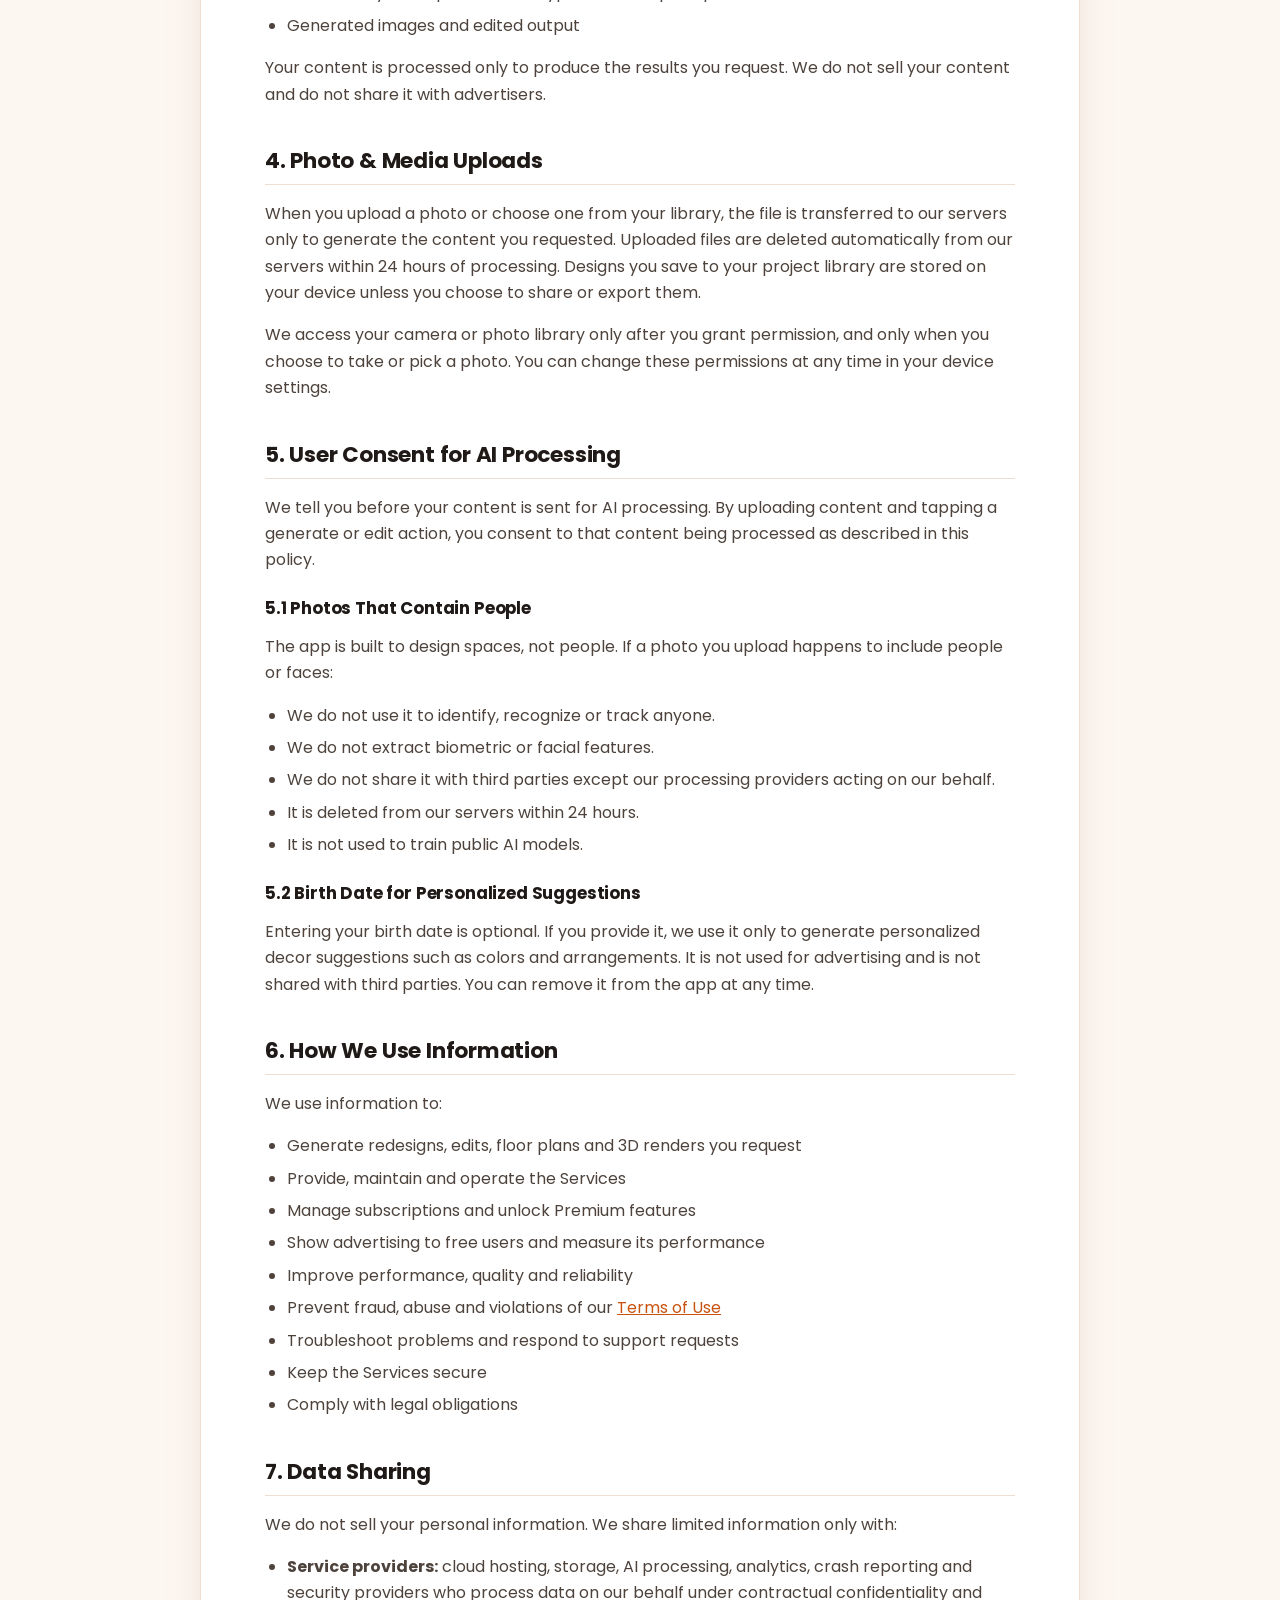
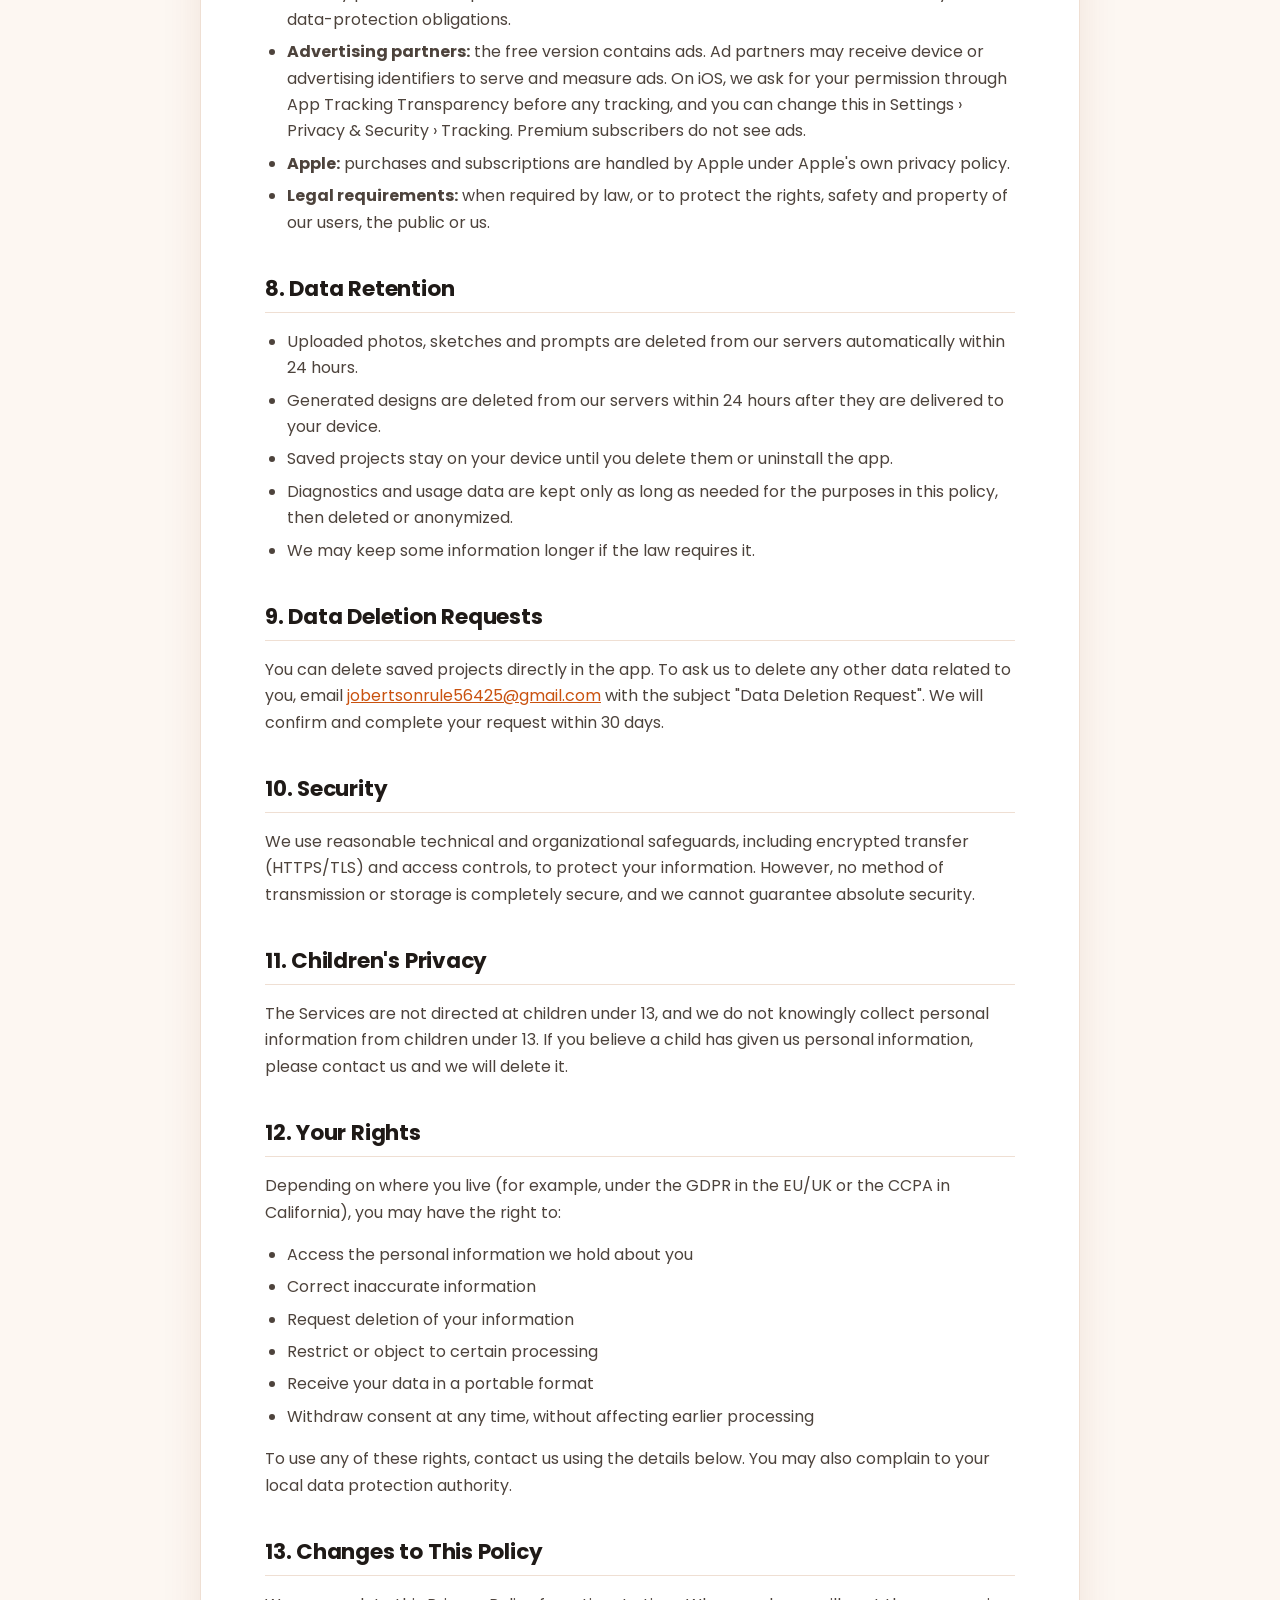
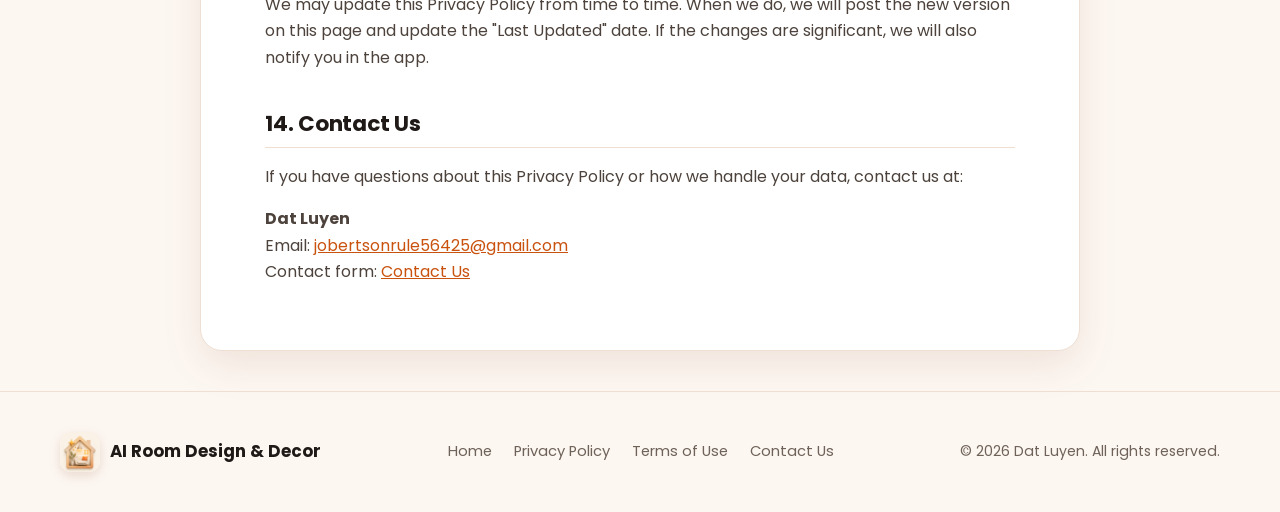
<file: policies.html>
<!DOCTYPE html>
<html lang="en">
<head>
  <meta charset="UTF-8">
  <meta name="viewport" content="width=device-width, initial-scale=1.0">
  <title>Privacy Policy – AI Room Design &amp; Decor</title>
  <meta name="description" content="Privacy Policy for the AI Room Design & Decor app: what data we collect, how AI processing works, and how we protect your information.">
  <link rel="icon" href="assets/images/favicon.png" type="image/png">
  <link rel="apple-touch-icon" href="assets/images/icon-180.png">
  <link rel="preconnect" href="https://fonts.googleapis.com">
  <link rel="preconnect" href="https://fonts.gstatic.com" crossorigin>
  <link href="https://fonts.googleapis.com/css2?family=Poppins:wght@400;500;600;700&display=swap" rel="stylesheet">
  <link rel="stylesheet" href="assets/style.css">
</head>
<body>

<header class="site-header">
  <nav class="container nav">
    <a class="brand" href="index.html"><img src="assets/images/icon-180.png" alt="AI Room Design &amp; Decor icon">AI Room Design &amp; Decor</a>
    <button class="menu-toggle" aria-label="Open menu" aria-expanded="false">
      <svg viewBox="0 0 24 24" fill="none" stroke="currentColor" stroke-width="2"><path d="M4 7h16M4 12h16M4 17h16"/></svg>
    </button>
    <div class="nav-links">
      <a href="index.html">Home</a>
      <a href="policies.html" class="active">Privacy</a>
      <a href="term.html">Terms</a>
      <a href="contact-us.html">Contact</a>
      <a class="btn" href="https://apps.apple.com/us/app/ai-room-design-decor/id6761012732" target="_blank" rel="noopener">Download</a>
    </div>
  </nav>
</header>

<main>
  <div class="page-hero container">
    <h1>Privacy Policy</h1>
    <p>Last Updated: November 4, 2026</p>
  </div>

  <article class="container legal">
    <nav class="toc" aria-label="Table of contents">
      <strong>Contents</strong>
      <ol>
        <li><a href="#introduction">Introduction</a></li>
        <li><a href="#collect">Information We Collect</a></li>
        <li><a href="#ai-processing">AI Content Processing</a></li>
        <li><a href="#uploads">Photo &amp; Media Uploads</a></li>
        <li><a href="#consent">User Consent for AI Processing</a></li>
        <li><a href="#use">How We Use Information</a></li>
        <li><a href="#sharing">Data Sharing</a></li>
        <li><a href="#retention">Data Retention</a></li>
        <li><a href="#deletion">Data Deletion Requests</a></li>
        <li><a href="#security">Security</a></li>
        <li><a href="#children">Children's Privacy</a></li>
        <li><a href="#rights">Your Rights</a></li>
        <li><a href="#changes">Changes to This Policy</a></li>
        <li><a href="#contact">Contact Us</a></li>
      </ol>
    </nav>

    <h2 id="introduction">1. Introduction</h2>
    <p>This Privacy Policy explains how Dat Luyen, the individual developer of the app ("we", "us" or "our"), collects, uses, stores and protects information when you use the AI Room Design &amp; Decor mobile application, this website and the related AI services (together, the "Services").</p>
    <p>By using the Services, you agree to the collection and use of information as described in this policy. If you do not agree, please do not use the Services.</p>

    <h2 id="collect">2. Information We Collect</h2>
    <p>We collect only the information we need to provide and improve the Services:</p>
    <ul>
      <li><strong>Device information:</strong> device model, operating system version, app version and device or advertising identifiers.</li>
      <li><strong>Usage data:</strong> features you use, styles you select, session length and in-app interactions.</li>
      <li><strong>Diagnostics:</strong> crash logs and performance data.</li>
      <li><strong>Network information:</strong> IP address and approximate region derived from it.</li>
      <li><strong>Settings:</strong> language and region preferences.</li>
      <li><strong>User content:</strong> room, home, garden and floor plan photos, sketches, floor plans you create, prompts, and the designs generated from them.</li>
      <li><strong>Optional personal details:</strong> the birth date you choose to enter for personalized decor suggestions.</li>
      <li><strong>Purchase information:</strong> subscription status provided by Apple. We do not receive or store your payment card details.</li>
    </ul>

    <h2 id="ai-processing">3. AI Content Processing</h2>
    <p>To create redesigns, 3D renders and edits, the content you submit is sent securely to our servers or our AI processing providers. This may include:</p>
    <ul>
      <li>Photos of rooms, outdoor spaces and gardens</li>
      <li>Floor plan images, blueprints and sketches</li>
      <li>Selected style templates, room types and text prompts</li>
      <li>Generated images and edited output</li>
    </ul>
    <p>Your content is processed only to produce the results you request. We do not sell your content and do not share it with advertisers.</p>

    <h2 id="uploads">4. Photo &amp; Media Uploads</h2>
    <p>When you upload a photo or choose one from your library, the file is transferred to our servers only to generate the content you requested. Uploaded files are deleted automatically from our servers within 24 hours of processing. Designs you save to your project library are stored on your device unless you choose to share or export them.</p>
    <p>We access your camera or photo library only after you grant permission, and only when you choose to take or pick a photo. You can change these permissions at any time in your device settings.</p>

    <h2 id="consent">5. User Consent for AI Processing</h2>
    <p>We tell you before your content is sent for AI processing. By uploading content and tapping a generate or edit action, you consent to that content being processed as described in this policy.</p>

    <h3>5.1 Photos That Contain People</h3>
    <p>The app is built to design spaces, not people. If a photo you upload happens to include people or faces:</p>
    <ul>
      <li>We do not use it to identify, recognize or track anyone.</li>
      <li>We do not extract biometric or facial features.</li>
      <li>We do not share it with third parties except our processing providers acting on our behalf.</li>
      <li>It is deleted from our servers within 24 hours.</li>
      <li>It is not used to train public AI models.</li>
    </ul>

    <h3>5.2 Birth Date for Personalized Suggestions</h3>
    <p>Entering your birth date is optional. If you provide it, we use it only to generate personalized decor suggestions such as colors and arrangements. It is not used for advertising and is not shared with third parties. You can remove it from the app at any time.</p>

    <h2 id="use">6. How We Use Information</h2>
    <p>We use information to:</p>
    <ul>
      <li>Generate redesigns, edits, floor plans and 3D renders you request</li>
      <li>Provide, maintain and operate the Services</li>
      <li>Manage subscriptions and unlock Premium features</li>
      <li>Show advertising to free users and measure its performance</li>
      <li>Improve performance, quality and reliability</li>
      <li>Prevent fraud, abuse and violations of our <a href="term.html">Terms of Use</a></li>
      <li>Troubleshoot problems and respond to support requests</li>
      <li>Keep the Services secure</li>
      <li>Comply with legal obligations</li>
    </ul>

    <h2 id="sharing">7. Data Sharing</h2>
    <p>We do not sell your personal information. We share limited information only with:</p>
    <ul>
      <li><strong>Service providers:</strong> cloud hosting, storage, AI processing, analytics, crash reporting and security providers who process data on our behalf under contractual confidentiality and data-protection obligations.</li>
      <li><strong>Advertising partners:</strong> the free version contains ads. Ad partners may receive device or advertising identifiers to serve and measure ads. On iOS, we ask for your permission through App Tracking Transparency before any tracking, and you can change this in Settings › Privacy &amp; Security › Tracking. Premium subscribers do not see ads.</li>
      <li><strong>Apple:</strong> purchases and subscriptions are handled by Apple under Apple's own privacy policy.</li>
      <li><strong>Legal requirements:</strong> when required by law, or to protect the rights, safety and property of our users, the public or us.</li>
    </ul>

    <h2 id="retention">8. Data Retention</h2>
    <ul>
      <li>Uploaded photos, sketches and prompts are deleted from our servers automatically within 24 hours.</li>
      <li>Generated designs are deleted from our servers within 24 hours after they are delivered to your device.</li>
      <li>Saved projects stay on your device until you delete them or uninstall the app.</li>
      <li>Diagnostics and usage data are kept only as long as needed for the purposes in this policy, then deleted or anonymized.</li>
      <li>We may keep some information longer if the law requires it.</li>
    </ul>

    <h2 id="deletion">9. Data Deletion Requests</h2>
    <p>You can delete saved projects directly in the app. To ask us to delete any other data related to you, email <a href="mailto:jobertsonrule56425@gmail.com">jobertsonrule56425@gmail.com</a> with the subject "Data Deletion Request". We will confirm and complete your request within 30 days.</p>

    <h2 id="security">10. Security</h2>
    <p>We use reasonable technical and organizational safeguards, including encrypted transfer (HTTPS/TLS) and access controls, to protect your information. However, no method of transmission or storage is completely secure, and we cannot guarantee absolute security.</p>

    <h2 id="children">11. Children's Privacy</h2>
    <p>The Services are not directed at children under 13, and we do not knowingly collect personal information from children under 13. If you believe a child has given us personal information, please contact us and we will delete it.</p>

    <h2 id="rights">12. Your Rights</h2>
    <p>Depending on where you live (for example, under the GDPR in the EU/UK or the CCPA in California), you may have the right to:</p>
    <ul>
      <li>Access the personal information we hold about you</li>
      <li>Correct inaccurate information</li>
      <li>Request deletion of your information</li>
      <li>Restrict or object to certain processing</li>
      <li>Receive your data in a portable format</li>
      <li>Withdraw consent at any time, without affecting earlier processing</li>
    </ul>
    <p>To use any of these rights, contact us using the details below. You may also complain to your local data protection authority.</p>

    <h2 id="changes">13. Changes to This Policy</h2>
    <p>We may update this Privacy Policy from time to time. When we do, we will post the new version on this page and update the "Last Updated" date. If the changes are significant, we will also notify you in the app.</p>

    <h2 id="contact">14. Contact Us</h2>
    <p>If you have questions about this Privacy Policy or how we handle your data, contact us at:</p>
    <p><strong>Dat Luyen</strong><br>
      Email: <a href="mailto:jobertsonrule56425@gmail.com">jobertsonrule56425@gmail.com</a><br>
      Contact form: <a href="contact-us.html">Contact Us</a></p>
  </article>
</main>

<footer class="site-footer">
  <div class="container footer-grid">
    <a class="brand" href="index.html"><img src="assets/images/icon-180.png" alt="">AI Room Design &amp; Decor</a>
    <div class="footer-links">
      <a href="index.html">Home</a>
      <a href="policies.html">Privacy Policy</a>
      <a href="term.html">Terms of Use</a>
      <a href="contact-us.html">Contact Us</a>
    </div>
    <div class="copy">© <span class="js-year">2026</span> Dat Luyen. All rights reserved.</div>
  </div>
</footer>

<script src="assets/main.js"></script>
</body>
</html>
</file>
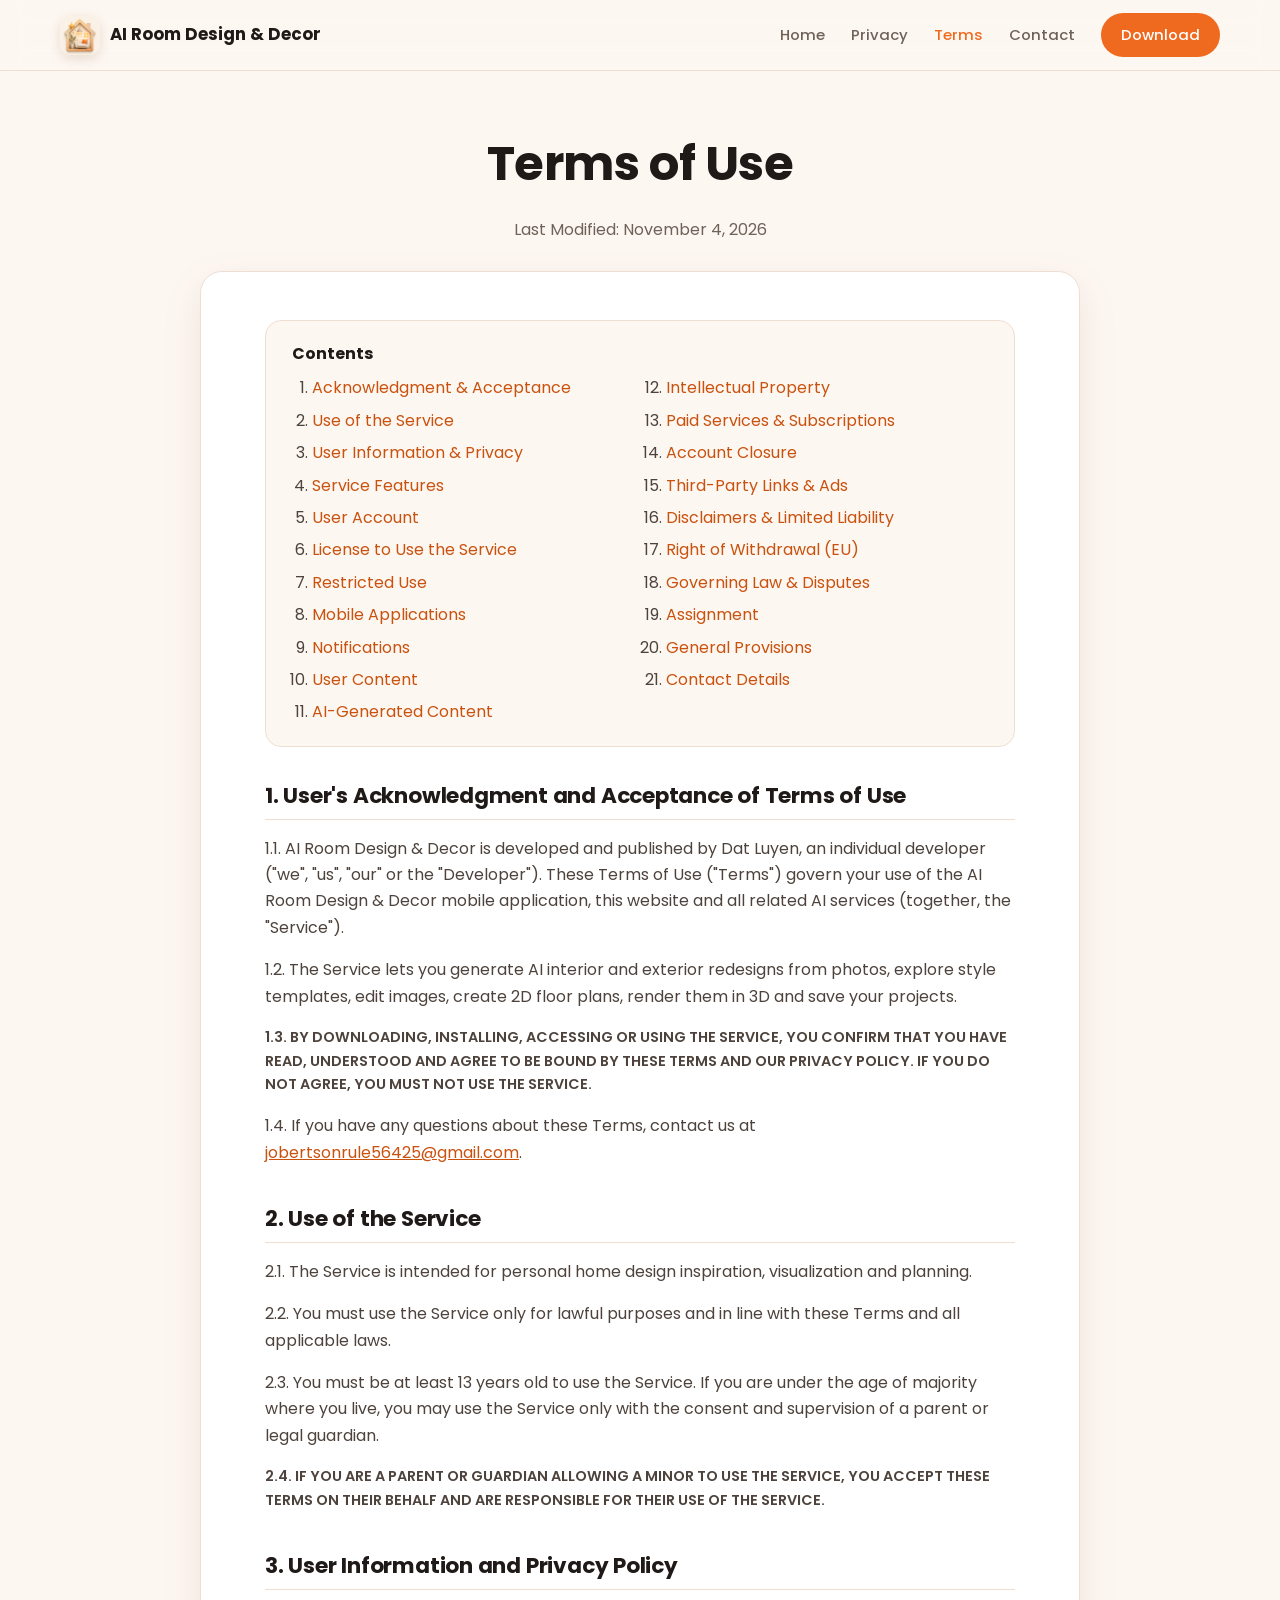
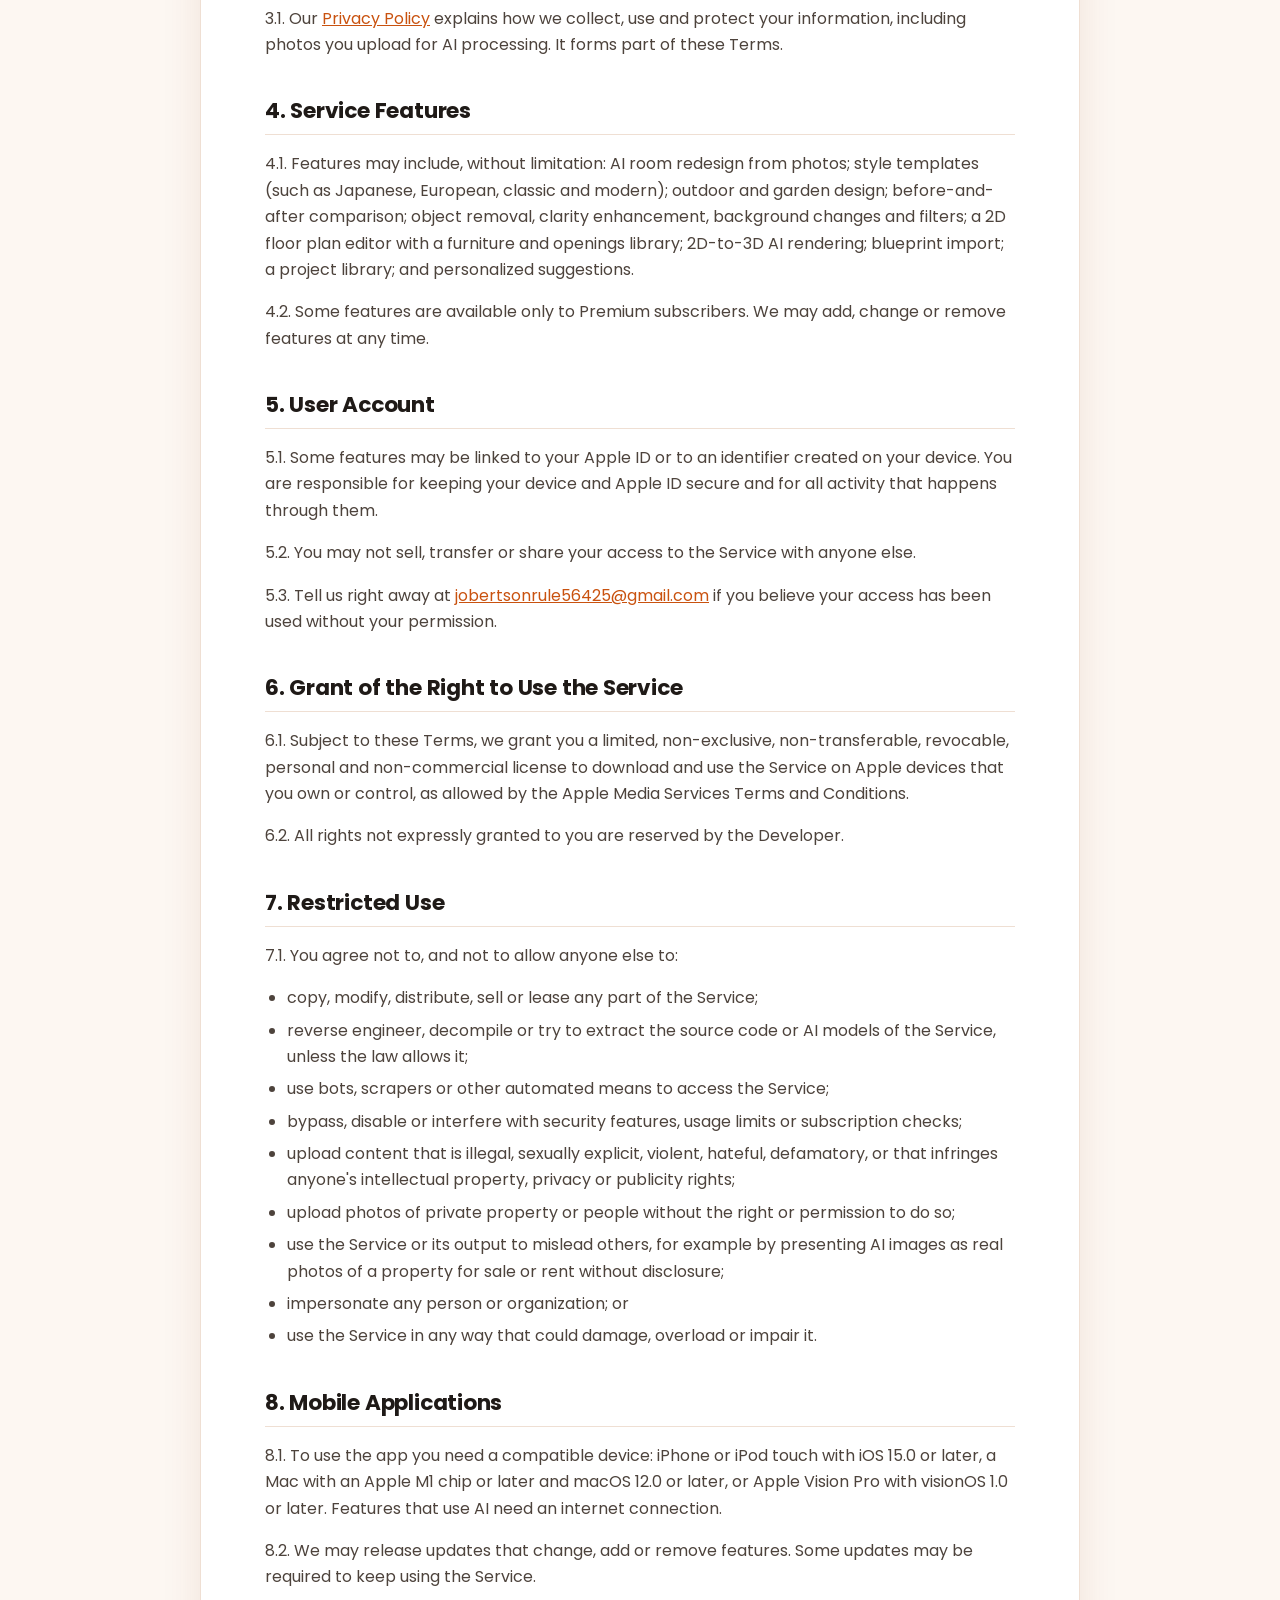
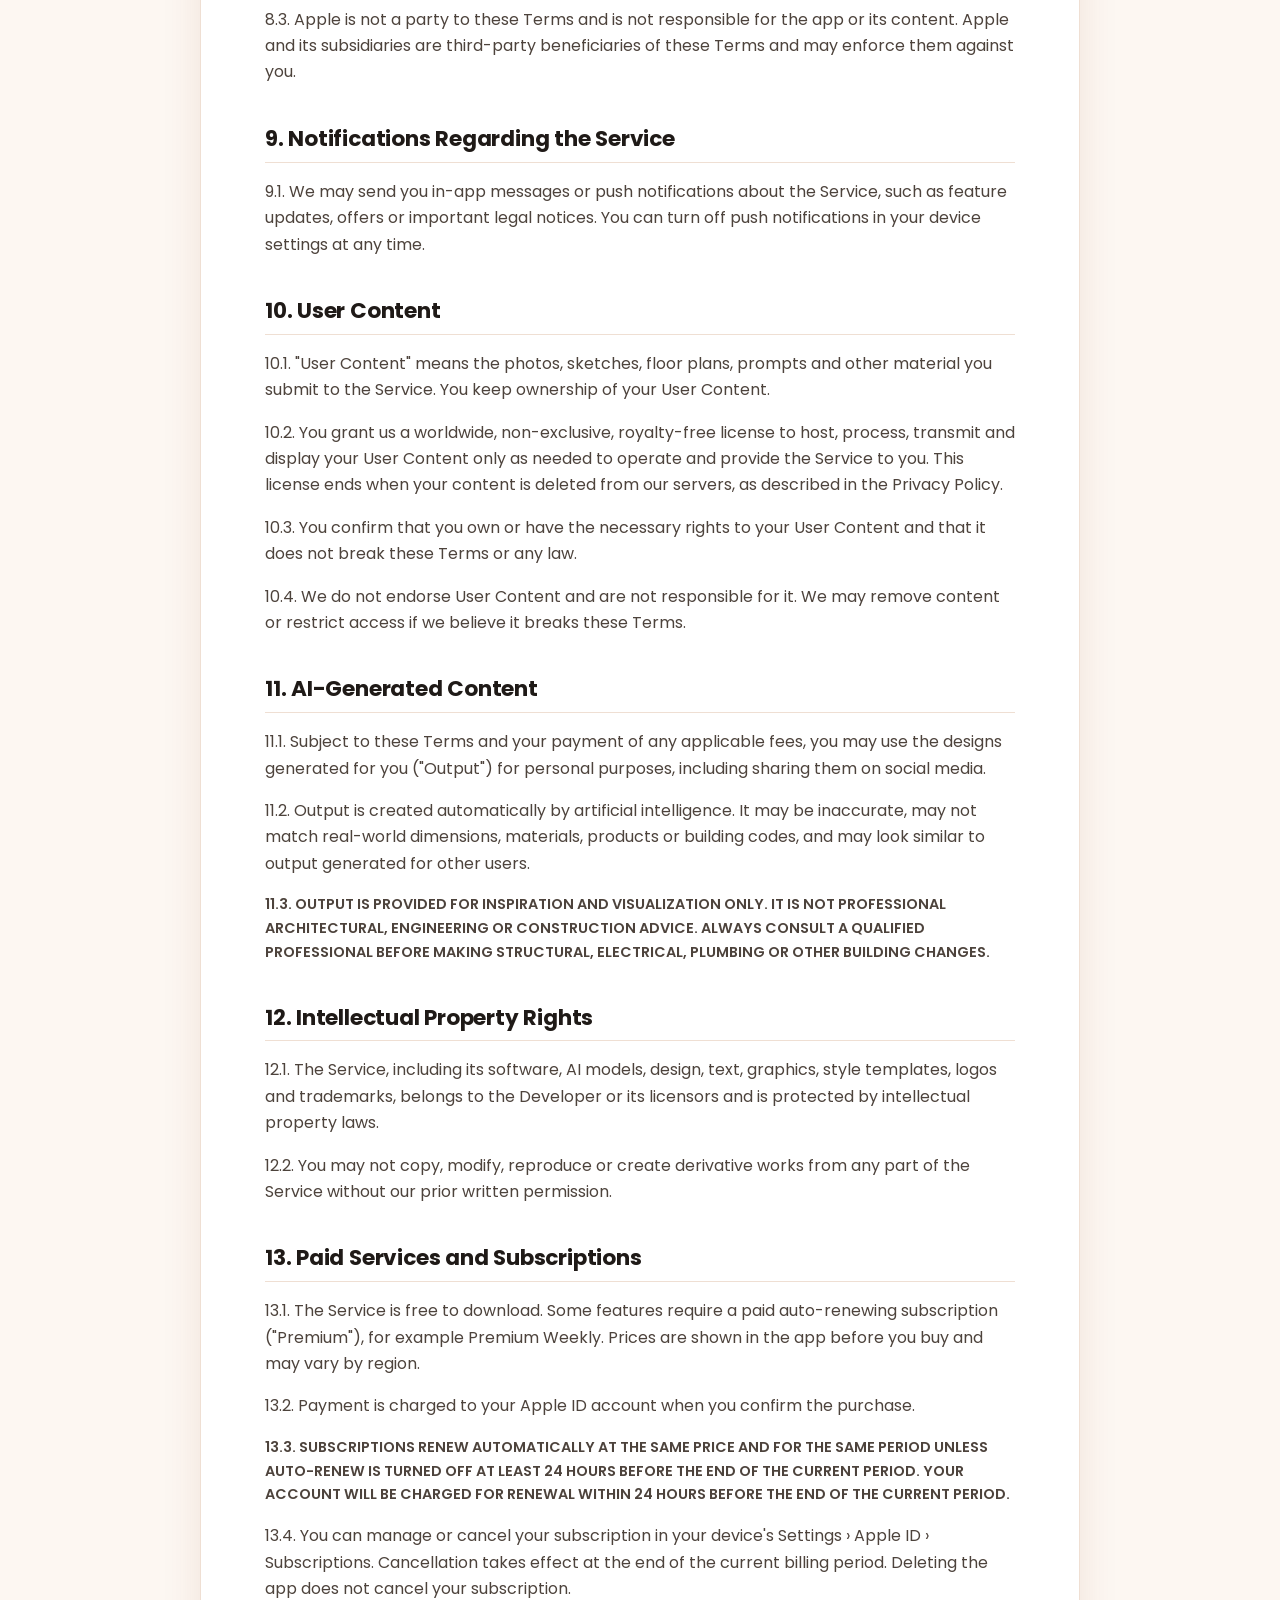
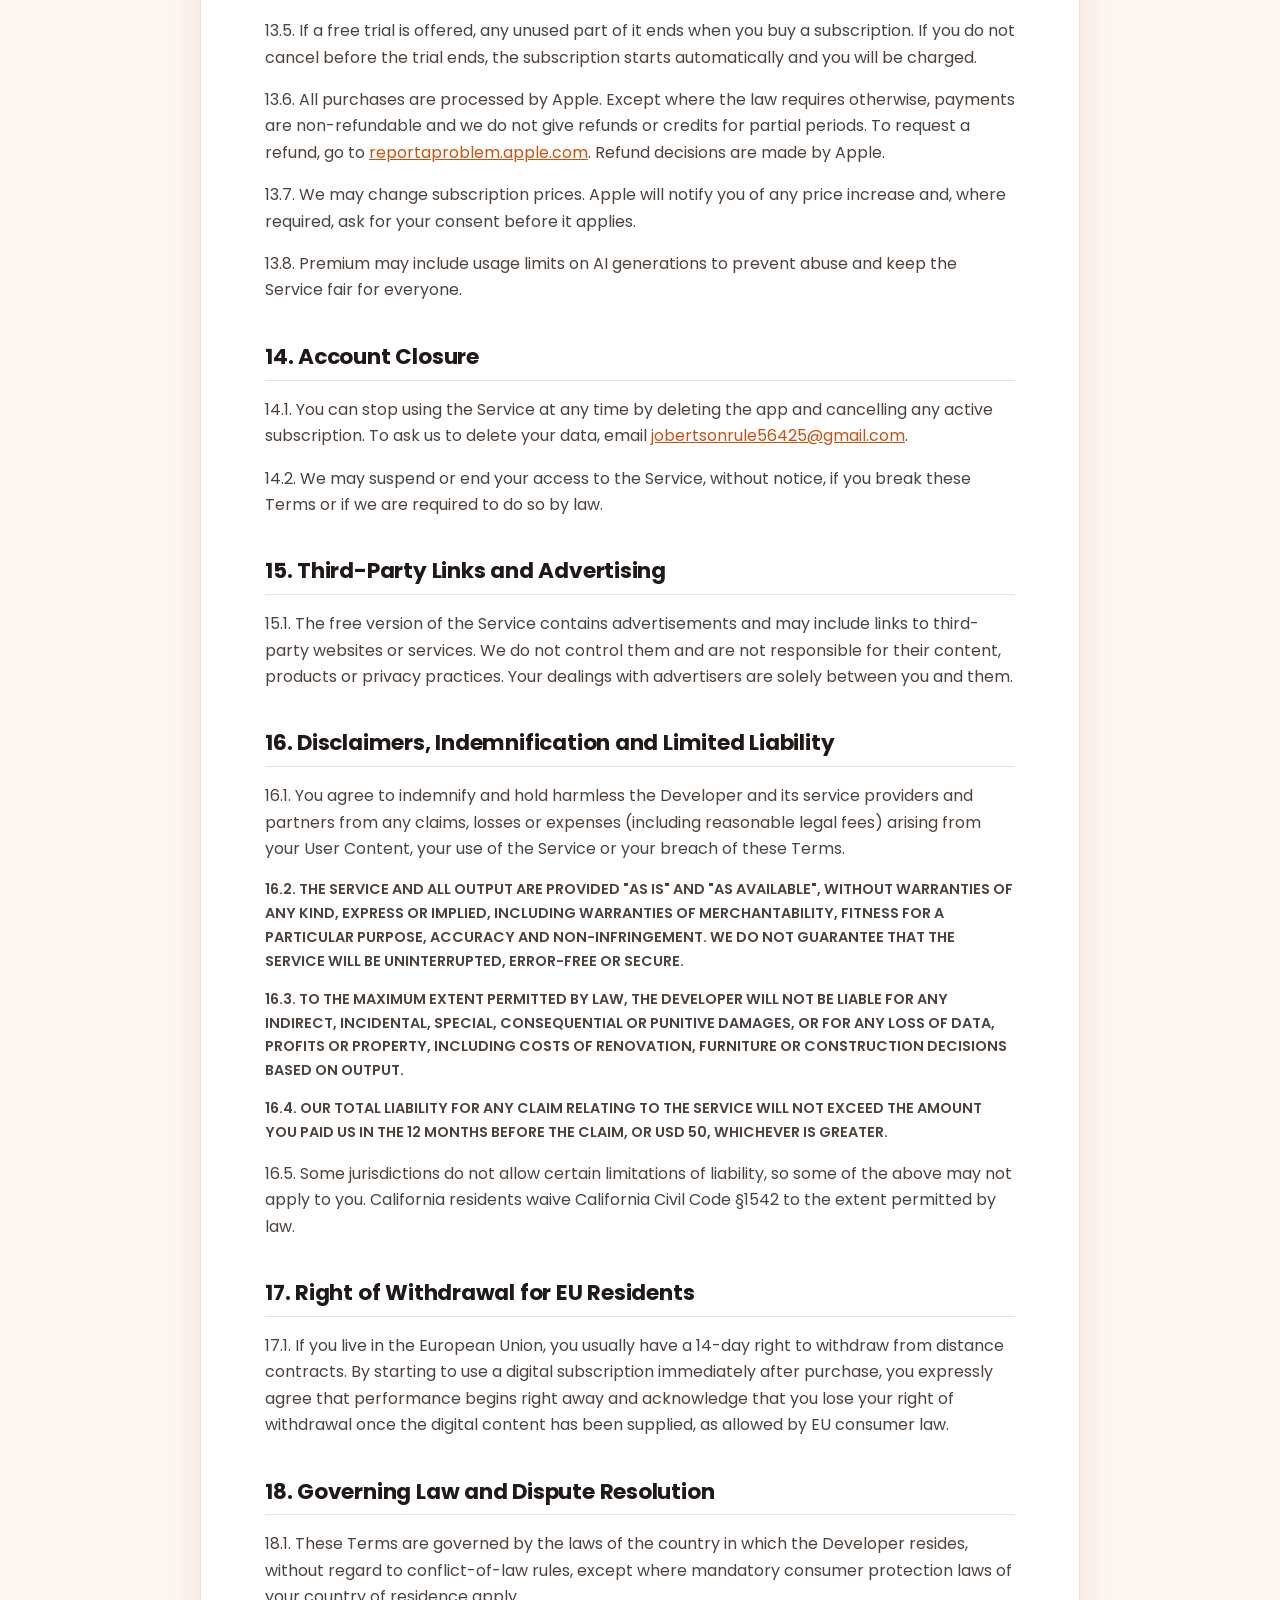
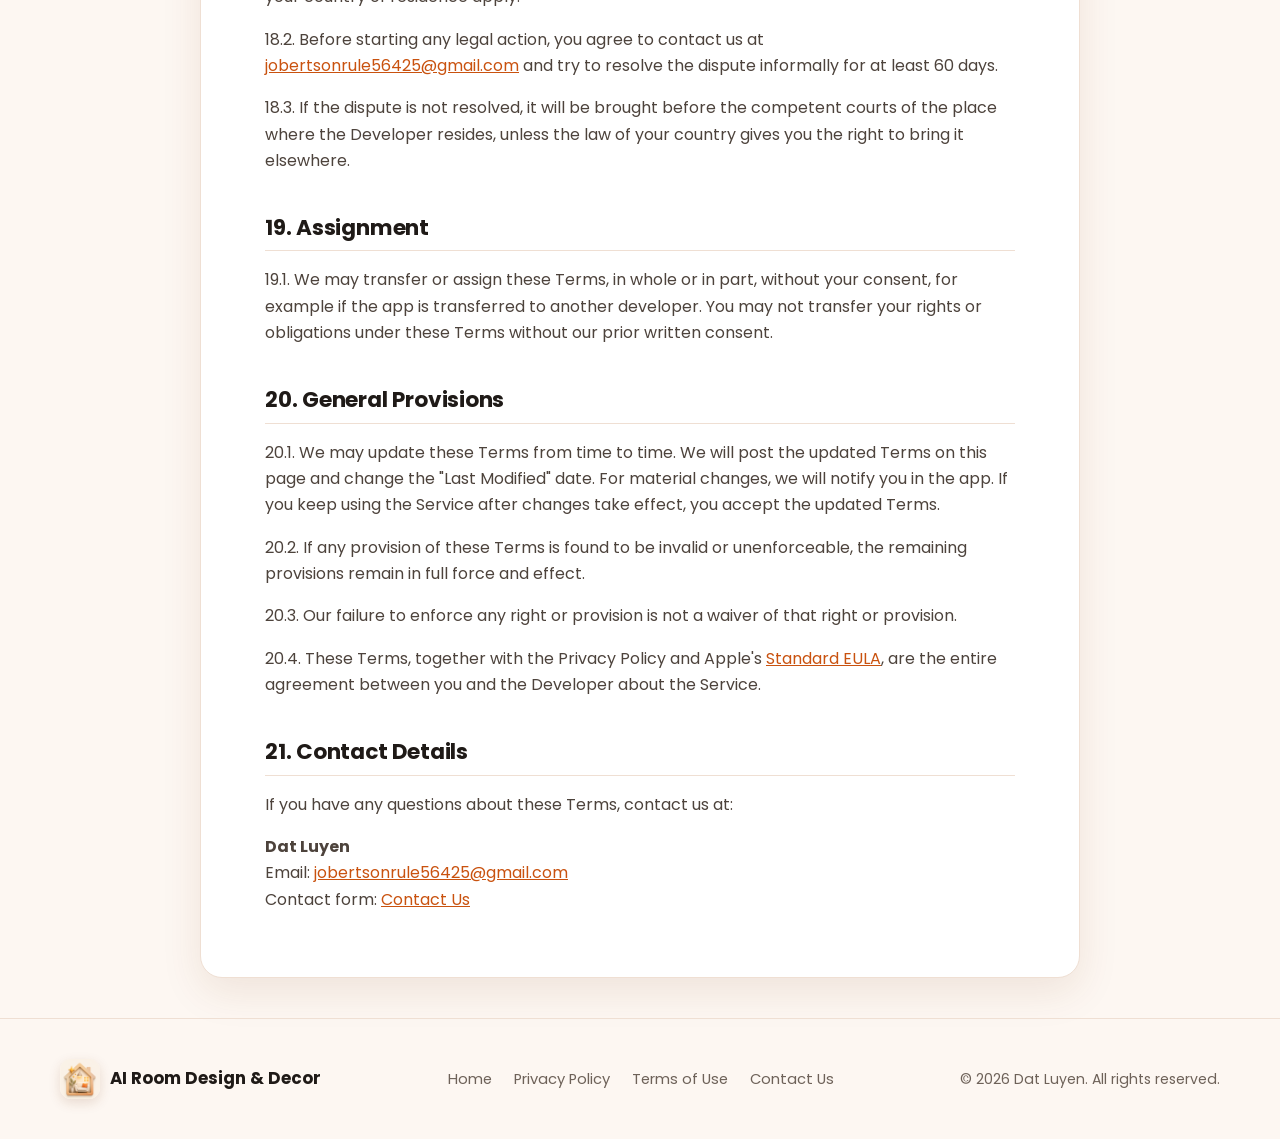
<file: term.html>
<!DOCTYPE html>
<html lang="en">
<head>
  <meta charset="UTF-8">
  <meta name="viewport" content="width=device-width, initial-scale=1.0">
  <title>Terms of Use – AI Room Design &amp; Decor</title>
  <meta name="description" content="Terms of Use for the AI Room Design & Decor app and website.">
  <link rel="icon" href="assets/images/favicon.png" type="image/png">
  <link rel="apple-touch-icon" href="assets/images/icon-180.png">
  <link rel="preconnect" href="https://fonts.googleapis.com">
  <link rel="preconnect" href="https://fonts.gstatic.com" crossorigin>
  <link href="https://fonts.googleapis.com/css2?family=Poppins:wght@400;500;600;700&display=swap" rel="stylesheet">
  <link rel="stylesheet" href="assets/style.css">
</head>
<body>

<header class="site-header">
  <nav class="container nav">
    <a class="brand" href="index.html"><img src="assets/images/icon-180.png" alt="AI Room Design &amp; Decor icon">AI Room Design &amp; Decor</a>
    <button class="menu-toggle" aria-label="Open menu" aria-expanded="false">
      <svg viewBox="0 0 24 24" fill="none" stroke="currentColor" stroke-width="2"><path d="M4 7h16M4 12h16M4 17h16"/></svg>
    </button>
    <div class="nav-links">
      <a href="index.html">Home</a>
      <a href="policies.html">Privacy</a>
      <a href="term.html" class="active">Terms</a>
      <a href="contact-us.html">Contact</a>
      <a class="btn" href="https://apps.apple.com/us/app/ai-room-design-decor/id6761012732" target="_blank" rel="noopener">Download</a>
    </div>
  </nav>
</header>

<main>
  <div class="page-hero container">
    <h1>Terms of Use</h1>
    <p>Last Modified: November 4, 2026</p>
  </div>

  <article class="container legal">
    <nav class="toc" aria-label="Table of contents">
      <strong>Contents</strong>
      <ol>
        <li><a href="#t1">Acknowledgment &amp; Acceptance</a></li>
        <li><a href="#t2">Use of the Service</a></li>
        <li><a href="#t3">User Information &amp; Privacy</a></li>
        <li><a href="#t4">Service Features</a></li>
        <li><a href="#t5">User Account</a></li>
        <li><a href="#t6">License to Use the Service</a></li>
        <li><a href="#t7">Restricted Use</a></li>
        <li><a href="#t8">Mobile Applications</a></li>
        <li><a href="#t9">Notifications</a></li>
        <li><a href="#t10">User Content</a></li>
        <li><a href="#t11">AI-Generated Content</a></li>
        <li><a href="#t12">Intellectual Property</a></li>
        <li><a href="#t13">Paid Services &amp; Subscriptions</a></li>
        <li><a href="#t14">Account Closure</a></li>
        <li><a href="#t15">Third-Party Links &amp; Ads</a></li>
        <li><a href="#t16">Disclaimers &amp; Limited Liability</a></li>
        <li><a href="#t17">Right of Withdrawal (EU)</a></li>
        <li><a href="#t18">Governing Law &amp; Disputes</a></li>
        <li><a href="#t19">Assignment</a></li>
        <li><a href="#t20">General Provisions</a></li>
        <li><a href="#t21">Contact Details</a></li>
      </ol>
    </nav>

    <h2 id="t1">1. User's Acknowledgment and Acceptance of Terms of Use</h2>
    <p>1.1. AI Room Design &amp; Decor is developed and published by Dat Luyen, an individual developer ("we", "us", "our" or the "Developer"). These Terms of Use ("Terms") govern your use of the AI Room Design &amp; Decor mobile application, this website and all related AI services (together, the "Service").</p>
    <p>1.2. The Service lets you generate AI interior and exterior redesigns from photos, explore style templates, edit images, create 2D floor plans, render them in 3D and save your projects.</p>
    <p class="caps">1.3. By downloading, installing, accessing or using the Service, you confirm that you have read, understood and agree to be bound by these Terms and our Privacy Policy. If you do not agree, you must not use the Service.</p>
    <p>1.4. If you have any questions about these Terms, contact us at <a href="mailto:jobertsonrule56425@gmail.com">jobertsonrule56425@gmail.com</a>.</p>

    <h2 id="t2">2. Use of the Service</h2>
    <p>2.1. The Service is intended for personal home design inspiration, visualization and planning.</p>
    <p>2.2. You must use the Service only for lawful purposes and in line with these Terms and all applicable laws.</p>
    <p>2.3. You must be at least 13 years old to use the Service. If you are under the age of majority where you live, you may use the Service only with the consent and supervision of a parent or legal guardian.</p>
    <p class="caps">2.4. If you are a parent or guardian allowing a minor to use the Service, you accept these Terms on their behalf and are responsible for their use of the Service.</p>

    <h2 id="t3">3. User Information and Privacy Policy</h2>
    <p>3.1. Our <a href="policies.html">Privacy Policy</a> explains how we collect, use and protect your information, including photos you upload for AI processing. It forms part of these Terms.</p>

    <h2 id="t4">4. Service Features</h2>
    <p>4.1. Features may include, without limitation: AI room redesign from photos; style templates (such as Japanese, European, classic and modern); outdoor and garden design; before-and-after comparison; object removal, clarity enhancement, background changes and filters; a 2D floor plan editor with a furniture and openings library; 2D-to-3D AI rendering; blueprint import; a project library; and personalized suggestions.</p>
    <p>4.2. Some features are available only to Premium subscribers. We may add, change or remove features at any time.</p>

    <h2 id="t5">5. User Account</h2>
    <p>5.1. Some features may be linked to your Apple ID or to an identifier created on your device. You are responsible for keeping your device and Apple ID secure and for all activity that happens through them.</p>
    <p>5.2. You may not sell, transfer or share your access to the Service with anyone else.</p>
    <p>5.3. Tell us right away at <a href="mailto:jobertsonrule56425@gmail.com">jobertsonrule56425@gmail.com</a> if you believe your access has been used without your permission.</p>

    <h2 id="t6">6. Grant of the Right to Use the Service</h2>
    <p>6.1. Subject to these Terms, we grant you a limited, non-exclusive, non-transferable, revocable, personal and non-commercial license to download and use the Service on Apple devices that you own or control, as allowed by the Apple Media Services Terms and Conditions.</p>
    <p>6.2. All rights not expressly granted to you are reserved by the Developer.</p>

    <h2 id="t7">7. Restricted Use</h2>
    <p>7.1. You agree not to, and not to allow anyone else to:</p>
    <ul>
      <li>copy, modify, distribute, sell or lease any part of the Service;</li>
      <li>reverse engineer, decompile or try to extract the source code or AI models of the Service, unless the law allows it;</li>
      <li>use bots, scrapers or other automated means to access the Service;</li>
      <li>bypass, disable or interfere with security features, usage limits or subscription checks;</li>
      <li>upload content that is illegal, sexually explicit, violent, hateful, defamatory, or that infringes anyone's intellectual property, privacy or publicity rights;</li>
      <li>upload photos of private property or people without the right or permission to do so;</li>
      <li>use the Service or its output to mislead others, for example by presenting AI images as real photos of a property for sale or rent without disclosure;</li>
      <li>impersonate any person or organization; or</li>
      <li>use the Service in any way that could damage, overload or impair it.</li>
    </ul>

    <h2 id="t8">8. Mobile Applications</h2>
    <p>8.1. To use the app you need a compatible device: iPhone or iPod touch with iOS 15.0 or later, a Mac with an Apple M1 chip or later and macOS 12.0 or later, or Apple Vision Pro with visionOS 1.0 or later. Features that use AI need an internet connection.</p>
    <p>8.2. We may release updates that change, add or remove features. Some updates may be required to keep using the Service.</p>
    <p>8.3. Apple is not a party to these Terms and is not responsible for the app or its content. Apple and its subsidiaries are third-party beneficiaries of these Terms and may enforce them against you.</p>

    <h2 id="t9">9. Notifications Regarding the Service</h2>
    <p>9.1. We may send you in-app messages or push notifications about the Service, such as feature updates, offers or important legal notices. You can turn off push notifications in your device settings at any time.</p>

    <h2 id="t10">10. User Content</h2>
    <p>10.1. "User Content" means the photos, sketches, floor plans, prompts and other material you submit to the Service. You keep ownership of your User Content.</p>
    <p>10.2. You grant us a worldwide, non-exclusive, royalty-free license to host, process, transmit and display your User Content only as needed to operate and provide the Service to you. This license ends when your content is deleted from our servers, as described in the Privacy Policy.</p>
    <p>10.3. You confirm that you own or have the necessary rights to your User Content and that it does not break these Terms or any law.</p>
    <p>10.4. We do not endorse User Content and are not responsible for it. We may remove content or restrict access if we believe it breaks these Terms.</p>

    <h2 id="t11">11. AI-Generated Content</h2>
    <p>11.1. Subject to these Terms and your payment of any applicable fees, you may use the designs generated for you ("Output") for personal purposes, including sharing them on social media.</p>
    <p>11.2. Output is created automatically by artificial intelligence. It may be inaccurate, may not match real-world dimensions, materials, products or building codes, and may look similar to output generated for other users.</p>
    <p class="caps">11.3. Output is provided for inspiration and visualization only. It is not professional architectural, engineering or construction advice. Always consult a qualified professional before making structural, electrical, plumbing or other building changes.</p>

    <h2 id="t12">12. Intellectual Property Rights</h2>
    <p>12.1. The Service, including its software, AI models, design, text, graphics, style templates, logos and trademarks, belongs to the Developer or its licensors and is protected by intellectual property laws.</p>
    <p>12.2. You may not copy, modify, reproduce or create derivative works from any part of the Service without our prior written permission.</p>

    <h2 id="t13">13. Paid Services and Subscriptions</h2>
    <p>13.1. The Service is free to download. Some features require a paid auto-renewing subscription ("Premium"), for example Premium Weekly. Prices are shown in the app before you buy and may vary by region.</p>
    <p>13.2. Payment is charged to your Apple ID account when you confirm the purchase.</p>
    <p class="caps">13.3. Subscriptions renew automatically at the same price and for the same period unless auto-renew is turned off at least 24 hours before the end of the current period. Your account will be charged for renewal within 24 hours before the end of the current period.</p>
    <p>13.4. You can manage or cancel your subscription in your device's Settings › Apple ID › Subscriptions. Cancellation takes effect at the end of the current billing period. Deleting the app does not cancel your subscription.</p>
    <p>13.5. If a free trial is offered, any unused part of it ends when you buy a subscription. If you do not cancel before the trial ends, the subscription starts automatically and you will be charged.</p>
    <p>13.6. All purchases are processed by Apple. Except where the law requires otherwise, payments are non-refundable and we do not give refunds or credits for partial periods. To request a refund, go to <a href="https://reportaproblem.apple.com" target="_blank" rel="noopener">reportaproblem.apple.com</a>. Refund decisions are made by Apple.</p>
    <p>13.7. We may change subscription prices. Apple will notify you of any price increase and, where required, ask for your consent before it applies.</p>
    <p>13.8. Premium may include usage limits on AI generations to prevent abuse and keep the Service fair for everyone.</p>

    <h2 id="t14">14. Account Closure</h2>
    <p>14.1. You can stop using the Service at any time by deleting the app and cancelling any active subscription. To ask us to delete your data, email <a href="mailto:jobertsonrule56425@gmail.com">jobertsonrule56425@gmail.com</a>.</p>
    <p>14.2. We may suspend or end your access to the Service, without notice, if you break these Terms or if we are required to do so by law.</p>

    <h2 id="t15">15. Third-Party Links and Advertising</h2>
    <p>15.1. The free version of the Service contains advertisements and may include links to third-party websites or services. We do not control them and are not responsible for their content, products or privacy practices. Your dealings with advertisers are solely between you and them.</p>

    <h2 id="t16">16. Disclaimers, Indemnification and Limited Liability</h2>
    <p>16.1. You agree to indemnify and hold harmless the Developer and its service providers and partners from any claims, losses or expenses (including reasonable legal fees) arising from your User Content, your use of the Service or your breach of these Terms.</p>
    <p class="caps">16.2. The Service and all Output are provided "as is" and "as available", without warranties of any kind, express or implied, including warranties of merchantability, fitness for a particular purpose, accuracy and non-infringement. We do not guarantee that the Service will be uninterrupted, error-free or secure.</p>
    <p class="caps">16.3. To the maximum extent permitted by law, the Developer will not be liable for any indirect, incidental, special, consequential or punitive damages, or for any loss of data, profits or property, including costs of renovation, furniture or construction decisions based on Output.</p>
    <p class="caps">16.4. Our total liability for any claim relating to the Service will not exceed the amount you paid us in the 12 months before the claim, or USD 50, whichever is greater.</p>
    <p>16.5. Some jurisdictions do not allow certain limitations of liability, so some of the above may not apply to you. California residents waive California Civil Code §1542 to the extent permitted by law.</p>

    <h2 id="t17">17. Right of Withdrawal for EU Residents</h2>
    <p>17.1. If you live in the European Union, you usually have a 14-day right to withdraw from distance contracts. By starting to use a digital subscription immediately after purchase, you expressly agree that performance begins right away and acknowledge that you lose your right of withdrawal once the digital content has been supplied, as allowed by EU consumer law.</p>

    <h2 id="t18">18. Governing Law and Dispute Resolution</h2>
    <p>18.1. These Terms are governed by the laws of the country in which the Developer resides, without regard to conflict-of-law rules, except where mandatory consumer protection laws of your country of residence apply.</p>
    <p>18.2. Before starting any legal action, you agree to contact us at <a href="mailto:jobertsonrule56425@gmail.com">jobertsonrule56425@gmail.com</a> and try to resolve the dispute informally for at least 60 days.</p>
    <p>18.3. If the dispute is not resolved, it will be brought before the competent courts of the place where the Developer resides, unless the law of your country gives you the right to bring it elsewhere.</p>

    <h2 id="t19">19. Assignment</h2>
    <p>19.1. We may transfer or assign these Terms, in whole or in part, without your consent, for example if the app is transferred to another developer. You may not transfer your rights or obligations under these Terms without our prior written consent.</p>

    <h2 id="t20">20. General Provisions</h2>
    <p>20.1. We may update these Terms from time to time. We will post the updated Terms on this page and change the "Last Modified" date. For material changes, we will notify you in the app. If you keep using the Service after changes take effect, you accept the updated Terms.</p>
    <p>20.2. If any provision of these Terms is found to be invalid or unenforceable, the remaining provisions remain in full force and effect.</p>
    <p>20.3. Our failure to enforce any right or provision is not a waiver of that right or provision.</p>
    <p>20.4. These Terms, together with the Privacy Policy and Apple's <a href="https://www.apple.com/legal/internet-services/itunes/dev/stdeula/" target="_blank" rel="noopener">Standard EULA</a>, are the entire agreement between you and the Developer about the Service.</p>

    <h2 id="t21">21. Contact Details</h2>
    <p>If you have any questions about these Terms, contact us at:</p>
    <p><strong>Dat Luyen</strong><br>
      Email: <a href="mailto:jobertsonrule56425@gmail.com">jobertsonrule56425@gmail.com</a><br>
      Contact form: <a href="contact-us.html">Contact Us</a></p>
  </article>
</main>

<footer class="site-footer">
  <div class="container footer-grid">
    <a class="brand" href="index.html"><img src="assets/images/icon-180.png" alt="">AI Room Design &amp; Decor</a>
    <div class="footer-links">
      <a href="index.html">Home</a>
      <a href="policies.html">Privacy Policy</a>
      <a href="term.html">Terms of Use</a>
      <a href="contact-us.html">Contact Us</a>
    </div>
    <div class="copy">© <span class="js-year">2026</span> Dat Luyen. All rights reserved.</div>
  </div>
</footer>

<script src="assets/main.js"></script>
</body>
</html>
</file>
<file: assets/style.css>
:root {
  --bg: #fdf7f2;
  --peach: #f6e3d6;
  --peach-soft: #fbeee5;
  --surface: #ffffff;
  --ink: #1f1a17;
  --muted: #6e6259;
  --line: #efdfd3;
  --accent: #ef6a1f;
  --accent-dark: #c9520f;
  --radius: 22px;
  --shadow: 0 14px 40px rgba(120, 60, 20, 0.10);
  --max: 1160px;
}

* { box-sizing: border-box; }
html { scroll-behavior: smooth; }

body {
  margin: 0;
  font-family: "Poppins", -apple-system, BlinkMacSystemFont, "Segoe UI", Roboto, sans-serif;
  color: var(--ink);
  background: var(--bg);
  line-height: 1.65;
  -webkit-font-smoothing: antialiased;
}

h1, h2, h3 { line-height: 1.2; margin: 0 0 0.5em; font-weight: 700; letter-spacing: -0.01em; }
a { color: var(--accent-dark); }
img { max-width: 100%; display: block; }
.hl { color: var(--accent); }

.container { width: min(100% - 40px, var(--max)); margin-inline: auto; }

/* Header */
.site-header {
  position: sticky;
  top: 0;
  z-index: 50;
  background: rgba(253, 247, 242, 0.88);
  backdrop-filter: blur(12px);
  border-bottom: 1px solid var(--line);
}
.nav { display: flex; align-items: center; justify-content: space-between; height: 70px; gap: 16px; }
.brand { display: flex; align-items: center; gap: 10px; font-weight: 700; color: var(--ink); text-decoration: none; font-size: 1.05rem; }
.brand img { width: 40px; height: 40px; border-radius: 11px; box-shadow: 0 4px 12px rgba(120, 60, 20, 0.15); }
.nav-links { display: flex; gap: 26px; align-items: center; }
.nav-links a { color: var(--muted); text-decoration: none; font-size: 0.93rem; font-weight: 500; }
.nav-links a:hover, .nav-links a.active { color: var(--accent); }

.btn {
  display: inline-flex;
  align-items: center;
  gap: 10px;
  padding: 13px 24px;
  border-radius: 999px;
  background: var(--accent);
  color: #fff !important;
  text-decoration: none;
  font-weight: 600;
  border: 0;
  cursor: pointer;
  font-size: 0.95rem;
  font-family: inherit;
  box-shadow: 0 8px 20px rgba(239, 106, 31, 0.3);
  transition: transform .15s ease, background .15s ease;
}
.btn:hover { transform: translateY(-2px); background: var(--accent-dark); }
.btn-dark { background: var(--ink); box-shadow: none; }
.btn-dark:hover { background: #000; }
.btn-outline { background: transparent; color: var(--ink) !important; border: 1.5px solid var(--ink); box-shadow: none; }
.btn-outline:hover { background: var(--ink); color: #fff !important; }
.btn svg { width: 20px; height: 20px; }
.nav-links .btn { padding: 10px 20px; box-shadow: none; color: #fff !important; }

/* Hero */
.hero {
  padding: 70px 0 40px;
  background:
    radial-gradient(circle at 85% 20%, rgba(239, 106, 31, 0.12), transparent 40%),
    radial-gradient(circle at 10% 90%, rgba(246, 227, 214, 0.9), transparent 45%);
}
.hero-grid { display: grid; grid-template-columns: 1.1fr 0.9fr; gap: 56px; align-items: center; }
.eyebrow {
  display: inline-flex;
  align-items: center;
  gap: 8px;
  padding: 7px 14px;
  border-radius: 999px;
  background: var(--peach);
  color: var(--accent-dark);
  font-size: 0.85rem;
  font-weight: 600;
  margin-bottom: 18px;
}
.hero h1 { font-size: clamp(2.3rem, 5vw, 3.7rem); }
.hero p.lead { font-size: 1.12rem; color: var(--muted); max-width: 560px; margin: 0 0 30px; }
.hero-actions { display: flex; gap: 14px; flex-wrap: wrap; }
.hero-meta { display: flex; gap: 32px; margin-top: 36px; color: var(--muted); font-size: 0.88rem; flex-wrap: wrap; }
.hero-meta strong { display: block; color: var(--ink); font-size: 1.25rem; }

.hero-visual { position: relative; display: flex; justify-content: center; }
.hero-visual .shot { width: min(360px, 80%); transform: rotate(-3deg); position: relative; z-index: 2; }
.hero-visual .shot-back {
  position: absolute;
  width: min(300px, 66%);
  right: 0;
  top: 50px;
  transform: rotate(6deg);
  opacity: 0.95;
  z-index: 1;
}
.hero-visual .badge {
  position: absolute;
  z-index: 3;
  left: 0;
  bottom: 60px;
  background: #fff;
  border-radius: 16px;
  padding: 12px 16px;
  box-shadow: var(--shadow);
  display: flex;
  gap: 10px;
  align-items: center;
  font-size: 0.85rem;
  font-weight: 600;
}
.hero-visual .badge img { width: 38px; height: 38px; border-radius: 10px; }
.hero-visual .badge small { display: block; color: var(--muted); font-weight: 400; }

.shot {
  border-radius: 28px;
  overflow: hidden;
  box-shadow: 0 24px 60px rgba(120, 60, 20, 0.22);
  background: var(--peach);
}
.shot img { width: 100%; height: auto; }

/* Sections */
section { padding: 90px 0; }
.section-head { text-align: center; max-width: 680px; margin: 0 auto 52px; }
.section-head h2 { font-size: clamp(1.8rem, 3.6vw, 2.6rem); }
.section-head p { color: var(--muted); margin: 0; }
.alt { background: var(--peach-soft); }

/* Quick tools */
.tools { display: grid; grid-template-columns: repeat(4, 1fr); gap: 20px; }
.tool {
  background: var(--surface);
  border: 1px solid var(--line);
  border-radius: var(--radius);
  padding: 28px 24px;
  box-shadow: var(--shadow);
  transition: transform .2s ease;
}
.tool:hover { transform: translateY(-4px); }
.tool h3 { font-size: 1.1rem; margin-bottom: 8px; }
.tool p { color: var(--muted); margin: 0; font-size: 0.93rem; }
.icon {
  width: 52px;
  height: 52px;
  border-radius: 16px;
  display: grid;
  place-items: center;
  background: var(--peach);
  color: var(--accent);
  margin-bottom: 18px;
}
.icon svg { width: 26px; height: 26px; }

/* Showcase rows */
.showcase { display: grid; gap: 100px; }
.feature-row { display: grid; grid-template-columns: 1fr 1fr; gap: 64px; align-items: center; }
.feature-row.reverse .feature-media { order: 2; }
.feature-media { display: flex; justify-content: center; position: relative; }
.feature-media::before {
  content: "";
  position: absolute;
  width: 78%;
  aspect-ratio: 1;
  border-radius: 50%;
  background: var(--peach);
  top: 50%;
  left: 50%;
  transform: translate(-50%, -50%);
}
.feature-media .shot { width: min(330px, 85%); position: relative; }
.feature-text .tag {
  display: inline-block;
  font-size: 0.8rem;
  font-weight: 700;
  color: var(--accent);
  text-transform: uppercase;
  letter-spacing: 0.08em;
  margin-bottom: 10px;
}
.feature-text h2 { font-size: clamp(1.7rem, 3.2vw, 2.4rem); }
.feature-text > p { color: var(--muted); }

.check-list { list-style: none; padding: 0; margin: 22px 0 0; }
.check-list li { padding-left: 34px; position: relative; margin-bottom: 12px; color: var(--muted); }
.check-list li strong { color: var(--ink); }
.check-list li::before {
  content: "";
  position: absolute;
  left: 0;
  top: 3px;
  width: 22px;
  height: 22px;
  border-radius: 50%;
  background: var(--accent) url("data:image/svg+xml,%3Csvg xmlns='http://www.w3.org/2000/svg' viewBox='0 0 24 24' fill='none' stroke='white' stroke-width='3'%3E%3Cpath d='M5 12l5 5L20 7'/%3E%3C/svg%3E") center / 12px no-repeat;
}

.chip-list { display: flex; flex-wrap: wrap; gap: 10px; margin-top: 22px; }
.chip-list span {
  padding: 8px 16px;
  border-radius: 999px;
  background: #fff;
  border: 1px solid var(--line);
  font-size: 0.88rem;
  font-weight: 500;
}

/* Steps */
.steps { display: grid; grid-template-columns: repeat(3, 1fr); gap: 22px; counter-reset: step; }
.step {
  background: var(--surface);
  border: 1px solid var(--line);
  border-radius: var(--radius);
  padding: 72px 28px 28px;
  position: relative;
  box-shadow: var(--shadow);
}
.step::before {
  counter-increment: step;
  content: counter(step);
  position: absolute;
  top: 24px;
  left: 28px;
  width: 36px;
  height: 36px;
  border-radius: 50%;
  background: var(--accent);
  color: #fff;
  display: grid;
  place-items: center;
  font-weight: 700;
}
.step h3 { font-size: 1.2rem; }
.step p { color: var(--muted); margin: 0; }

/* Gallery */
.gallery {
  display: flex;
  gap: 22px;
  overflow-x: auto;
  scroll-snap-type: x mandatory;
  padding: 10px 20px 30px;
  scrollbar-width: thin;
}
.gallery .shot { flex: 0 0 250px; scroll-snap-align: center; box-shadow: 0 12px 30px rgba(120, 60, 20, 0.15); }
@media (min-width: 1200px) { .gallery { justify-content: center; } }

/* Pricing */
.pricing { display: grid; grid-template-columns: repeat(2, minmax(0, 370px)); justify-content: center; gap: 24px; }
.card {
  background: var(--surface);
  border: 1px solid var(--line);
  border-radius: var(--radius);
  padding: 32px;
  box-shadow: var(--shadow);
}
.card h3 { font-size: 1.2rem; }
.card p { color: var(--muted); margin: 0; }
.card.featured { border: 2px solid var(--accent); position: relative; }
.card.featured::after {
  content: "Best value";
  position: absolute;
  top: -13px;
  right: 24px;
  background: var(--accent);
  color: #fff;
  font-size: 0.75rem;
  font-weight: 700;
  padding: 4px 12px;
  border-radius: 999px;
}
.price { font-size: 2.4rem; font-weight: 700; margin: 6px 0 8px; }
.price small { font-size: 1rem; color: var(--muted); font-weight: 400; }
.card ul { padding-left: 18px; color: var(--muted); margin: 18px 0 0; }
.card ul li { margin-bottom: 6px; }

/* FAQ */
.faq { max-width: 800px; margin: 0 auto; }
.faq details {
  background: var(--surface);
  border: 1px solid var(--line);
  border-radius: 16px;
  padding: 18px 22px;
  margin-bottom: 12px;
}
.faq summary { font-weight: 600; cursor: pointer; list-style: none; position: relative; padding-right: 30px; }
.faq summary::-webkit-details-marker { display: none; }
.faq summary::after { content: "+"; position: absolute; right: 0; top: -3px; font-size: 1.5rem; color: var(--accent); }
.faq details[open] summary::after { content: "–"; }
.faq details p { color: var(--muted); margin: 12px 0 0; }

/* CTA */
.cta {
  background: linear-gradient(135deg, #ef6a1f, #f59a52);
  color: #fff;
  border-radius: 32px;
  padding: 64px 40px;
  text-align: center;
  position: relative;
  overflow: hidden;
}
.cta img.cta-icon { width: 84px; height: 84px; border-radius: 22px; margin: 0 auto 20px; box-shadow: 0 10px 30px rgba(0,0,0,0.15); }
.cta h2 { font-size: clamp(1.8rem, 3.6vw, 2.6rem); }
.cta p { color: #fff3ea; max-width: 560px; margin: 0 auto 28px; }

/* Footer */
.site-footer { border-top: 1px solid var(--line); padding: 40px 0; margin-top: 40px; }
.footer-grid { display: flex; justify-content: space-between; gap: 24px; flex-wrap: wrap; align-items: center; }
.footer-links { display: flex; gap: 22px; flex-wrap: wrap; }
.footer-links a { color: var(--muted); text-decoration: none; font-size: 0.92rem; }
.footer-links a:hover { color: var(--accent); }
.copy { color: var(--muted); font-size: 0.88rem; }

/* Legal pages */
.page-hero { padding: 64px 0 28px; text-align: center; }
.page-hero h1 { font-size: clamp(2rem, 4.5vw, 3rem); }
.page-hero p { color: var(--muted); margin: 0; }

.legal {
  background: var(--surface);
  border: 1px solid var(--line);
  border-radius: var(--radius);
  box-shadow: var(--shadow);
  padding: 48px clamp(22px, 5vw, 64px);
  max-width: 880px;
  margin: 0 auto 40px;
}
.legal h2 { font-size: 1.35rem; margin-top: 40px; padding-bottom: 10px; border-bottom: 1px solid var(--line); }
.legal h2:first-of-type { margin-top: 0; }
.legal h3 { font-size: 1.05rem; margin-top: 24px; }
.legal p, .legal li { color: #4d433c; }
.legal ul { padding-left: 22px; }
.legal li { margin-bottom: 6px; }
.legal .caps { text-transform: uppercase; font-weight: 600; font-size: 0.9rem; }
.toc { background: var(--bg); border: 1px solid var(--line); border-radius: 16px; padding: 20px 26px; margin-bottom: 36px; }
.toc strong { display: block; margin-bottom: 8px; }
.toc ol { margin: 0; padding-left: 20px; columns: 2; column-gap: 32px; }
.toc a { text-decoration: none; }
.toc a:hover { text-decoration: underline; }

/* Contact */
.contact-grid { display: grid; grid-template-columns: 0.9fr 1.1fr; gap: 28px; max-width: 1000px; margin: 0 auto 40px; }
.contact-item { display: flex; gap: 14px; margin-bottom: 22px; }
.contact-item .icon { margin: 0; flex-shrink: 0; }
.contact-item p { margin: 0; }
.contact-item strong { display: block; color: var(--ink); }
form label { display: block; font-weight: 600; font-size: 0.9rem; margin-bottom: 6px; }
form .field { margin-bottom: 18px; }
form input, form select, form textarea {
  width: 100%;
  padding: 13px 14px;
  border-radius: 12px;
  border: 1px solid var(--line);
  background: var(--bg);
  font: inherit;
  color: var(--ink);
}
form input:focus, form select:focus, form textarea:focus { outline: 2px solid #f8c9a9; border-color: var(--accent); }
form textarea { min-height: 150px; resize: vertical; }
.row-2 { display: grid; grid-template-columns: 1fr 1fr; gap: 14px; }
.form-note { font-size: 0.85rem; color: var(--muted); margin-top: 12px; }
.form-status { margin-top: 14px; font-weight: 600; color: #2f8a4c; display: none; }

/* Responsive */
.menu-toggle { display: none; background: none; border: 0; cursor: pointer; padding: 6px; color: var(--ink); }
.menu-toggle svg { width: 26px; height: 26px; }

@media (max-width: 960px) {
  .hero-grid, .feature-row, .contact-grid { grid-template-columns: 1fr; }
  .feature-row.reverse .feature-media { order: 0; }
  .feature-row { gap: 36px; }
  .showcase { gap: 72px; }
  .hero { padding-top: 48px; text-align: center; }
  .hero p.lead { margin-inline: auto; }
  .hero-actions, .hero-meta { justify-content: center; }
  .hero-visual { margin-top: 20px; }
  .tools { grid-template-columns: 1fr 1fr; }
  .steps { grid-template-columns: 1fr; }
  .pricing { grid-template-columns: 1fr; }
}

@media (max-width: 720px) {
  .menu-toggle { display: block; }
  .nav-links {
    display: none;
    position: absolute;
    top: 70px;
    left: 0;
    right: 0;
    flex-direction: column;
    background: var(--bg);
    border-bottom: 1px solid var(--line);
    padding: 18px 20px 24px;
    gap: 16px;
  }
  .nav-links.open { display: flex; }
  .tools, .row-2 { grid-template-columns: 1fr; }
  .toc ol { columns: 1; }
  section { padding: 60px 0; }
  .hero-visual .shot-back, .hero-visual .badge { display: none; }
  .hero-visual .shot { transform: none; }
  .footer-grid { flex-direction: column; text-align: center; }
  .footer-links { justify-content: center; }
}
</file>
